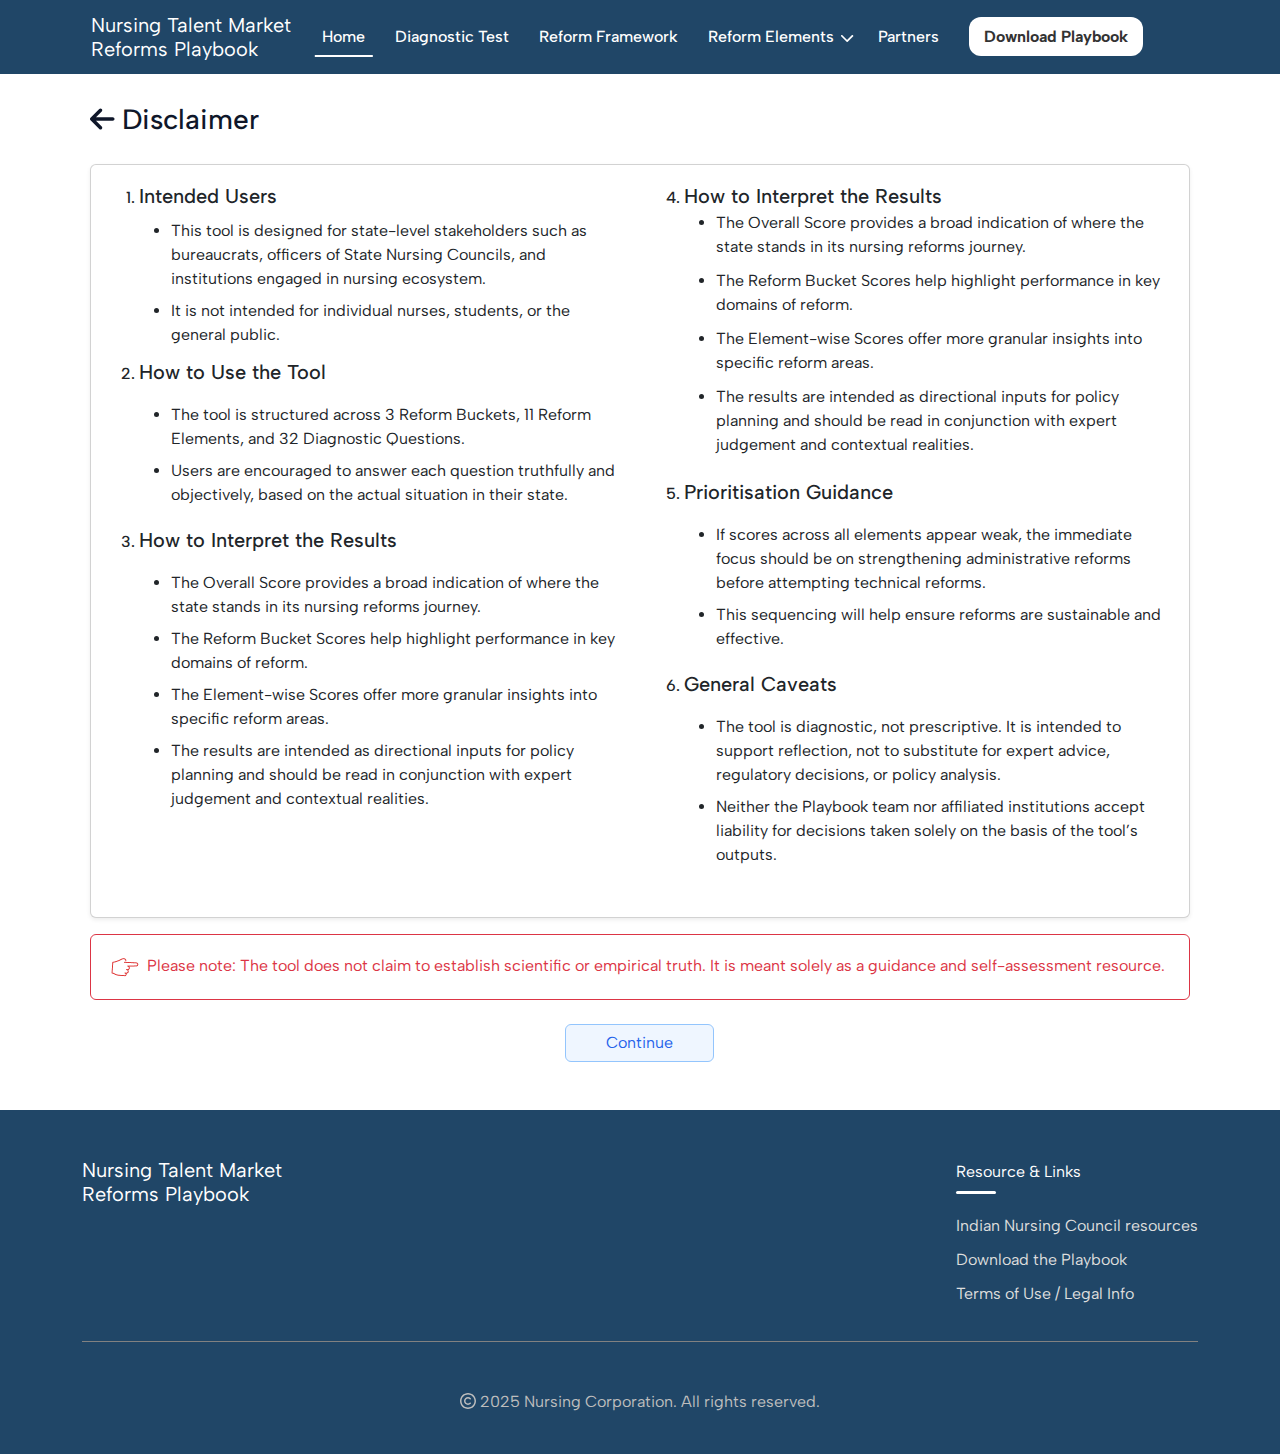
<file: AssessmentDisclaimer.html>
<!DOCTYPE html>
<html lang="en">

<head>
    <meta charset="UTF-8">
    <meta name="viewport" content="width=device-width, initial-scale=1.0">
    <link rel="icon" type="image/x-icon" href="./assets/images/favicon.ico">
    <!-- CSS  -->
    <link href="./assets/css/bootstrap.min.css" rel="stylesheet">
    <link href="./assets/css/styles_ntmr_playbook.css" rel="stylesheet">
    <link rel="stylesheet" href="assets/css/bootstrap-icons.css">
    <link rel="stylesheet" href="assets/css/all.min.css">
    <link rel="stylesheet" href="assets/css/aos.css">

    <!-- SCRIPTS  -->
    <script type="text/javascript" src="./assets/js/jquery.min.js"></script>
    <script type="text/javascript" src="./assets/js/bootstrap.bundle.min.js"></script>
    <script type="text/javascript" src="assets/js/all.min.js"></script>
    <script type="text/javascript" src="assets/js/aos.js"></script>

    <title>NTMR Playbook HOME</title>
</head>

<body>
    <a id="button"></a>
    <div class="container-fluid">
        <div class="row" style="background-color: #204667;">
            <div class="col-sm-12 p-0">
                <div class="ntmr_container">
                    <div class="row">
                        <div class="col-sm-12">
                            <nav class="navbar navbar-expand-lg navbar-dark">

                                <div class="container-fluid">
                                    <a class="navbar-brand" href="javascript:void(0)" style="line-height: 1.2;">
                                        Nursing Talent Market <br>
                                        Reforms Playbook
                                    </a>
                                    <button class="navbar-toggler border-0" type="button" data-bs-toggle="collapse"
                                        data-bs-target="#mynavbar">
                                        <!-- <span class="navbar-toggler-icon"></span> -->
                                        <img style="width: 25px;" src="./assets/images/Menu.png">
                                    </button>
                                    <div class="collapse navbar-collapse" id="mynavbar">
                                        <ul class="navbar-nav me-auto">
                                            <li class="nav-item">
                                                <a class="nav-link active" href="index.html">Home</a>
                                            </li>
                                            <li class="nav-item">
                                                <a class="nav-link" href="DiagnosticTest.html">Diagnostic Test</a>
                                            </li>
                                            <li class="nav-item">
                                                <a class="nav-link" href="ReformFramework.html">Reform Framework</a>
                                            </li>
                                            <li class="nav-item dropdown">
                                                <a class="nav-link dropdown-toggle" href="#" role="button"
                                                    data-bs-toggle="dropdown">Reform Elements
                                                    <span class="arrow"></span> </a>
                                                <ul class="dropdown-menu">
                                                    <li><a class="dropdown-item"
                                                            href=" CentralisedAdmissions.html">Centralised
                                                            Admissions</a></li>
                                                    <li><a class="dropdown-item" href="Awareness.html">Awareness</a>
                                                    </li>
                                                    <li><a class="dropdown-item" href="Examination.html">Examination</a>
                                                    </li>
                                                    <li><a class="dropdown-item"
                                                            href="Registrationrenewal.html">Registration and Renewal</a>
                                                    </li>
                                                    <li><a class="dropdown-item"
                                                            href="GrievanceRedressal.html">Grievance Redressal</a></li>
                                                    <li><a class="dropdown-item" href="InstituteRatings.html">Institute
                                                            Ratings</a></li>
                                                    <li><a class="dropdown-item"
                                                            href="InstituteMentoring.html">Institute Mentoring</a></li>
                                                    <li><a class="dropdown-item"
                                                            href="Competencycertification.html">Competency
                                                            Certification</a></li>
                                                    <li><a class="dropdown-item"
                                                            href="ContinuedNursingeducation.html">Continued Nursing
                                                            Education</a></li>
                                                    <li><a class="dropdown-item"
                                                            href="IntegratedDigitalPlatform.html">Integrated Digital
                                                            Platform</a></li>
                                                </ul>
                                            </li>
                                            <li class="nav-item">
                                                <a class="nav-link" href="Partners.html">Partners</a>
                                            </li>
                                            <li class="nav-item">
                                                <a class="nav-link" href="DownloadPlaybook.html">
                                                    <span class="plbook-dwn"> Download Playbook</span></a>
                                            </li>
                                        </ul>
                                    </div>
                                </div>
                            </nav>
                        </div>
                    </div>
                </div>
            </div>
        </div>
    </div>
    <div class="container-fluid">
        <div class="row">
            <div class="col-sm-12">
                <div class="ntmr_container">
                    <div class="row">
                        <div class="col-sm-12 py-4">
                            <a class="link" href="index.html" style="font-size: 28px;">
                                <i class="fa-solid fa-arrow-left pe-2"></i>Disclaimer
                            </a>
                        </div>
                        <div class="col-sm-12">
                            <div class="card shadow-sm mb-3">
                                <div class="card-body">
                                    <div class="row">
                                        <div class="col-xl-6 col-lg-6 col-md-6 col-sm-12">
                                            <ol class="list_unstyled abs-medium">
                                                <li><span class="abs-medium f_20">Intended Users</span>
                                                    <ul class="inn_list_unstyled abs-regular" style="list-style: disc;">
                                                        <li>This tool is designed for state-level stakeholders such as
                                                            bureaucrats,
                                                            officers of State Nursing Councils, and
                                                            institutions engaged in nursing ecosystem.
                                                        </li>
                                                        <li>It is not intended for individual nurses, students, or the
                                                            general public.
                                                        </li>
                                                    </ul>
                                                </li>
                                                <li><span class="abs-medium f_20">How to Use the Tool</span>
                                                    <ul class="inn_list_unstyled abs-regular pt-2 pb-2"
                                                        style="list-style: disc;">
                                                        <li>The tool is structured across 3 Reform Buckets, 11 Reform
                                                            Elements, and 32
                                                            Diagnostic Questions.
                                                        </li>
                                                        <li>Users are encouraged to answer each question truthfully and
                                                            objectively,
                                                            based on the actual situation in their state.
                                                        </li>
                                                    </ul>
                                                </li>
                                                <li><span class="abs-medium f_20">How to Interpret the Results</span>
                                                    <ul class="inn_list_unstyled abs-regular pt-2 pb-2"
                                                        style="list-style: disc;">
                                                        <li>The Overall Score provides a broad indication of where the
                                                            state stands in
                                                            its nursing reforms journey.
                                                        </li>
                                                        <li>The Reform Bucket Scores help highlight performance in key
                                                            domains of
                                                            reform.
                                                        </li>
                                                        <li>The Element-wise Scores offer more granular insights into
                                                            specific reform
                                                            areas.</li>
                                                        <li>The results are intended as directional inputs for policy
                                                            planning and
                                                            should be read in conjunction with expert
                                                            judgement and contextual realities.</li>
                                                    </ul>
                                                </li>
                                            </ol>
                                        </div>
                                        <div class="col-xl-6 col-lg-6 col-md-6 col-sm-12">
                                            <ol class="list_unstyled abs-medium" start="4">
                                                <li><span class="abs-medium f_20">How to Interpret the Results</span>
                                                    <ul class="abs-regular" style="list-style: disc;">
                                                        <li>The Overall Score provides a broad indication of where the
                                                            state stands in
                                                            its nursing reforms journey.
                                                        </li>
                                                        <li>The Reform Bucket Scores help highlight performance in key
                                                            domains of
                                                            reform.
                                                        </li>
                                                        <li>The Element-wise Scores offer more granular insights into
                                                            specific reform
                                                            areas.</li>
                                                        <li>The results are intended as directional inputs for policy
                                                            planning and
                                                            should be read in conjunction with expert
                                                            judgement and contextual realities.</li>
                                                    </ul>
                                                </li>
                                                <li><span class="abs-medium f_20">Prioritisation Guidance</span>
                                                    <ul class="inn_list_unstyled abs-regular pt-2 pb-2"
                                                        style="list-style: disc;">
                                                        <li>If scores across all elements appear weak, the immediate
                                                            focus should be on
                                                            strengthening administrative reforms before
                                                            attempting technical reforms.
                                                        </li>
                                                        <li>This sequencing will help ensure reforms are sustainable and
                                                            effective.
                                                        </li>
                                                    </ul>
                                                </li>
                                                <li><span class="abs-medium f_20">General Caveats</span>
                                                    <ul class="inn_list_unstyled abs-regular pt-2 pb-2"
                                                        style="list-style: disc;">
                                                        <li>The tool is diagnostic, not prescriptive. It is intended to
                                                            support
                                                            reflection, not to substitute for expert advice,
                                                            regulatory decisions, or policy analysis.
                                                        </li>
                                                        <li>Neither the Playbook team nor affiliated institutions accept
                                                            liability for
                                                            decisions taken solely on the basis of the
                                                            tool’s outputs.
                                                        </li>
                                                    </ul>
                                                </li>
                                            </ol>
                                        </div>
                                    </div>
                                </div>
                            </div>
                        </div>

                        <div class="col-sm-12 mb-4">
                            <div class="card border-danger">
                                <div class="card-body text-danger">
                                    <img src="./assets/images/hands.png" class="pe-1" alt="">
                                    Please note: The tool does not claim to establish scientific or empirical truth. It
                                    is meant solely as a guidance and
                                    self-assessment resource.
                                </div>
                            </div>
                            <center class="my-4">
                                <a href="Questionnaire.html" class="btn btn_continue">Continue</a>
                            </center>
                        </div>
                    </div>
                </div>
            </div>
        </div>
    </div>










    <!-- FOOTER  -->
    <div class="container-fluid">
        <div class="row" style="background-color: #204667;">
            <div class="col-sm-12 p-0">
                <div class="container">
                    <div class="row pt-5">
                        <div class="col-sm-12">
                            <div class="res_mob d-flex justify-content-between gap-3 align-items-baseline">
                                <div class="">
                                    <h5 class="text-white">Nursing Talent Market <br>
                                        Reforms Playbook</h5>
                                </div>
                                <div class="">
                                    <p class="bb">Resource & Links</p>
                                    <ul class="footer_ul">
                                        <li>
                                            <a href="ndianNursingCouncilresources.html">Indian Nursing Council
                                                resources</a>
                                        </li>
                                        <li>
                                            <a href="DownloadPlaybook.html">Download the Playbook</a>
                                        </li>
                                        <li>
                                            <a href="LegalInfo.html">Terms of Use / Legal Info</a>
                                        </li>
                                    </ul>
                                </div>
                            </div>
                            <center class="pt-5 pb-4">
                                <p class="" style="color: #bdbdbd;"><i class="fa-regular fa-copyright"></i> 2025
                                    Nursing
                                    Corporation. All rights
                                    reserved.</p>
                            </center>
                        </div>
                    </div>
                </div>
            </div>
        </div>
    </div>
</body>
<script type="text/javascript">
    AOS.init({
        duration: 1000
    });
    var btn = $('#button');

    $(window).scroll(function () {
        if ($(window).scrollTop() > 300) {
            btn.addClass('show');
        } else {
            btn.removeClass('show');
        }
    });

    btn.on('click', function (e) {
        e.preventDefault();
        $('html, body').animate({ scrollTop: 0 }, '300');
    });
</script>

</html>
</file>
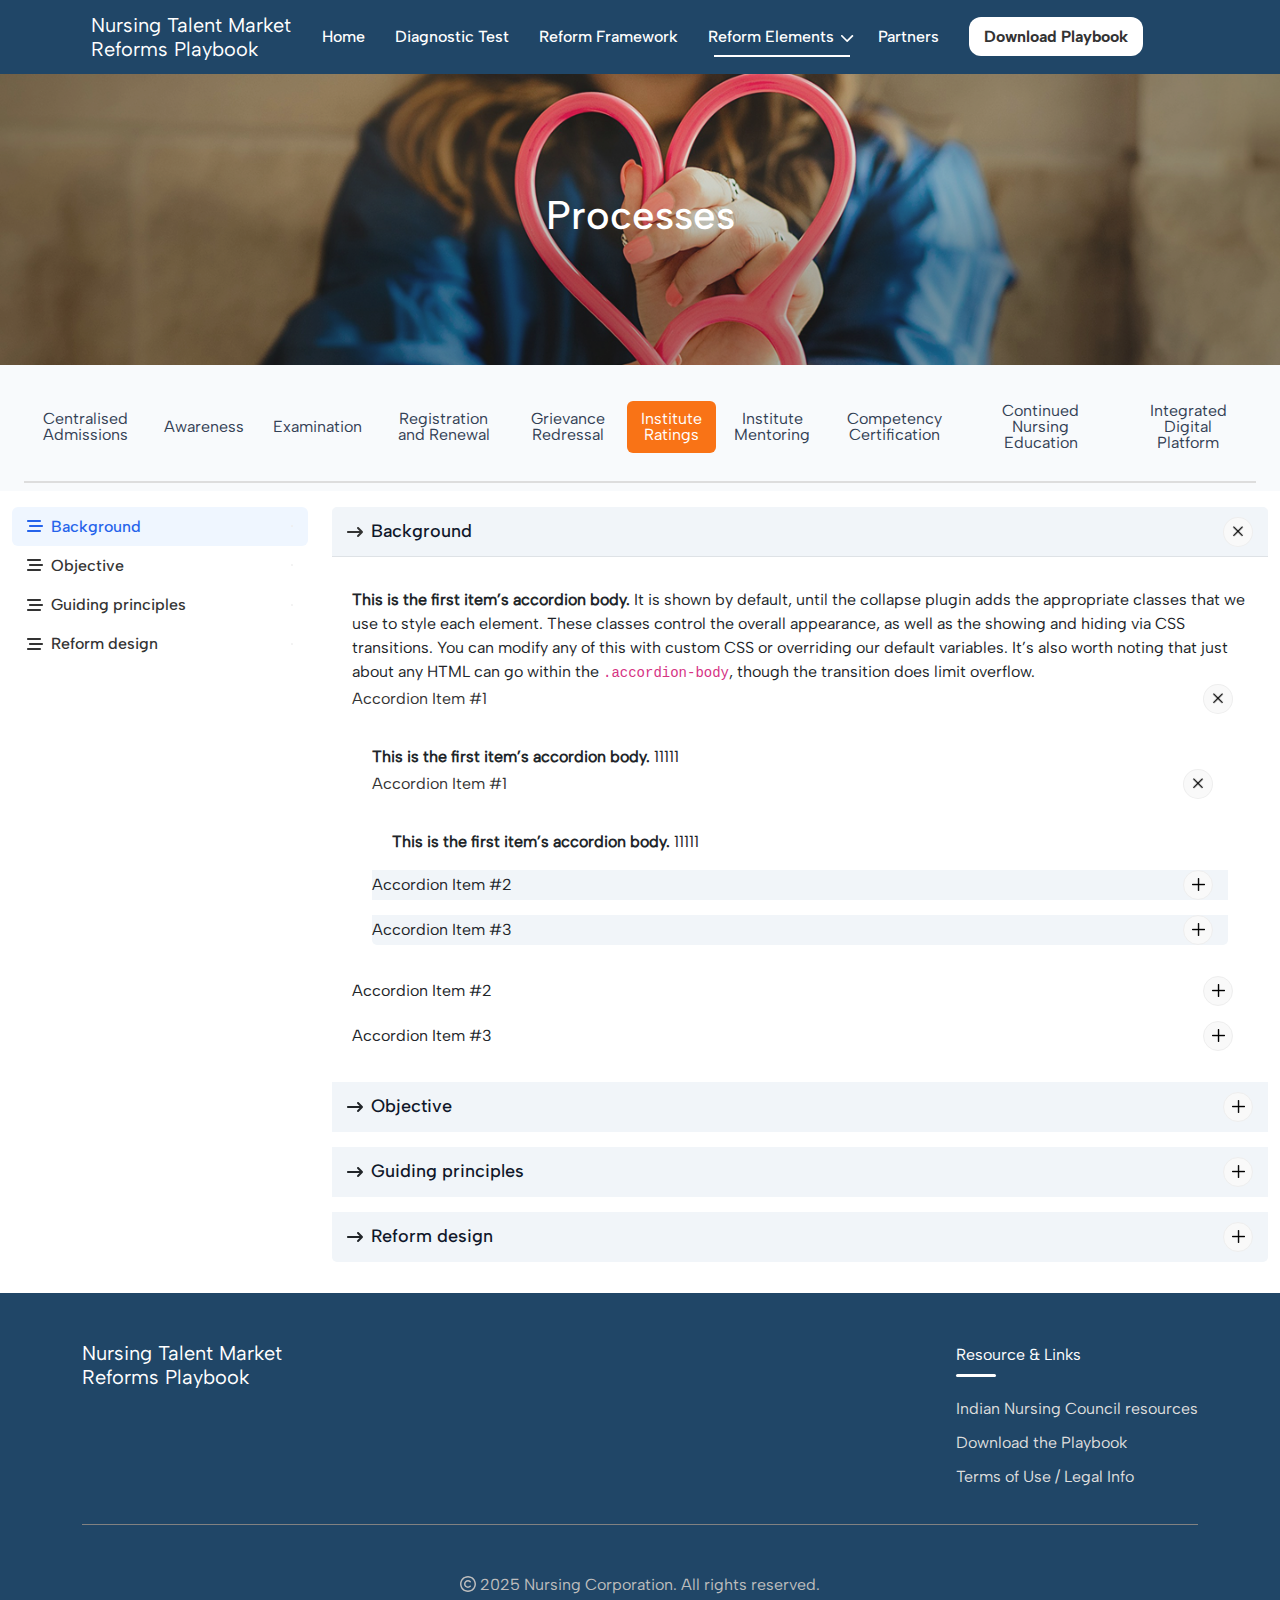
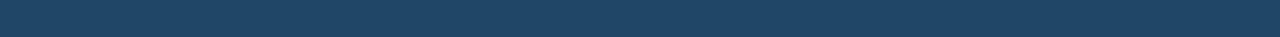
<file: InstituteRatings.html>
<!DOCTYPE html>
<html lang="en">

<head>
    <meta charset="UTF-8">
    <meta name="viewport" content="width=device-width, initial-scale=1.0">
    <!-- CSS  -->
    <link href="./assets/css/bootstrap.min.css" rel="stylesheet">
    <link href="./assets/css/styles_ntmr_playbook.css" rel="stylesheet">
    <link rel="stylesheet" href="assets/css/bootstrap-icons.css">
    <link rel="stylesheet" href="assets/css/all.min.css">
    <link rel="stylesheet" href="assets/css/aos.css">

    <!-- SCRIPTS  -->
    <script type="text/javascript" src="./assets/js/jquery.min.js"></script>
    <script type="text/javascript" src="./assets/js/bootstrap.bundle.min.js"></script>
    <script type="text/javascript" src="assets/js/all.min.js"></script>
    <script type="text/javascript" src="assets/js/aos.js"></script>

    <title>NTMR Playbook HOME</title>
    <style>
        button.nav-link {
            color: #333;
            font-family: AlbertSans-Medium;
            border-bottom: 0px solid #dee2e6 !important;
            margin-bottom: 10px !important;
        }

        button.nav-link::after {
            height: 0px !important;
        }

        .nav-pills .nav-link.active,
        .nav-pills .show>.nav-link {
            color: #2563EB;
            background-color: #EFF6FF;
            border-bottom: 1px solid #dee2e6 !important;
        }

        .accordion-button::after {
            background-image: url(./assets/images/plus-104.png) !important;
            width: 30px;
            height: 30px;
            background-color: #f9f9f9;
            border-radius: 50px;
            display: flex;
            justify-content: center;
            align-items: center;
            background-position: center;
            background-size: 45%;
            border: 1px solid #eee;
        }

        .accordion-button:not(.collapsed)::after {
            transform: rotate(-135deg) !important;
        }

        @media (max-width: 991px) {
            .tab-content>.tab-pane {
                display: block;
                opacity: 1;
            }
        }
    </style>
</head>

<body>
    <a id="button"></a>
    <div class="container-fluid">
        <div class="row" style="background-color: #204667;">
            <div class="col-sm-12 p-0">
                <div class="ntmr_container">
                    <div class="row">
                        <div class="col-sm-12">
                            <nav class="navbar navbar-expand-lg navbar-dark">

                                <div class="container-fluid">
                                    <a class="navbar-brand" href="javascript:void(0)" style="line-height: 1.2;">
                                        Nursing Talent Market <br>
                                        Reforms Playbook
                                    </a>
                                    <button class="navbar-toggler border-0" type="button" data-bs-toggle="collapse"
                                        data-bs-target="#mynavbar">
                                        <!-- <span class="navbar-toggler-icon"></span> -->
                                        <img style="width: 25px;" src="./assets/images/Menu.png">
                                    </button>
                                    <div class="collapse navbar-collapse" id="mynavbar">
                                        <ul class="navbar-nav me-auto">
                                            <li class="nav-item">
                                                <a class="nav-link " href="index.html">Home</a>
                                            </li>
                                            <li class="nav-item">
                                                <a class="nav-link" href="DiagnosticTest.html">Diagnostic Test</a>
                                            </li>
                                            <li class="nav-item">
                                                <a class="nav-link" href="ReformFramework.html">Reform Framework</a>
                                            </li>
                                            <li class="nav-item dropdown">
                                                <a class="nav-link dropdown-toggle active" href="#" role="button"
                                                    data-bs-toggle="dropdown">Reform Elements
                                                    <span class="arrow"></span> </a>
                                                <ul class="dropdown-menu">
                                                    <li><a class="dropdown-item"
                                                            href=" CentralisedAdmissions.html">Centralised
                                                            Admissions</a></li>
                                                    <li><a class="dropdown-item" href="Awareness.html">Awareness</a>
                                                    </li>
                                                    <li><a class="dropdown-item" href="Examination.html">Examination</a>
                                                    </li>
                                                    <li><a class="dropdown-item"
                                                            href="Registrationrenewal.html">Registration and Renewal</a>
                                                    </li>
                                                    <li><a class="dropdown-item"
                                                            href="GrievanceRedressal.html">Grievance Redressal</a></li>
                                                    <li><a class="dropdown-item active"
                                                            href="InstituteRatings.html">Institute
                                                            Ratings</a></li>
                                                    <li><a class="dropdown-item"
                                                            href="InstituteMentoring.html">Institute Mentoring</a></li>
                                                    <li><a class="dropdown-item"
                                                            href="Competencycertification.html">Competency
                                                            Certification</a></li>
                                                    <li><a class="dropdown-item"
                                                            href="ContinuedNursingeducation.html">Continued Nursing
                                                            Education</a></li>
                                                    <li><a class="dropdown-item"
                                                            href="IntegratedDigitalPlatform.html">Integrated Digital
                                                            Platform</a></li>
                                                </ul>
                                            </li>
                                            <li class="nav-item">
                                                <a class="nav-link" href="Partners.html">Partners</a>
                                            </li>
                                            <li class="nav-item">
                                                <a class="nav-link" href="DownloadPlaybook.html">
                                                    <span class="plbook-dwn"> Download Playbook</span></a>
                                            </li>
                                        </ul>
                                    </div>
                                </div>
                            </nav>
                        </div>
                    </div>
                </div>
            </div>
        </div>
    </div>
    <div class="container-fluid">
        <div class="row">
            <div class="col-sm-12 p-0">
                <div class="position-relative">
                    <img class="w-100 bann_img_sty pg_height" src="./assets/images/top_page_bann.png" alt="">
                    <div class="banner_content">
                        <h1 class="abs-medium text-white">Processes</h1>
                    </div>
                </div>
            </div>
        </div>
    </div>



    <div class="container-fluid">
        <div class="row">
            <div class="col-sm-12" style="background-color: #F8FAFC;">
                <nav class="navbar navbar-expand-md navbar-dark">

                    <div class="container-fluid">
                        <a class="navbar-brand tabs_name text-secondary" href="javascript:void(0)"
                            style="line-height: 1.2;">
                            Institute Ratings
                        </a>
                        <button class="navbar-toggler text-primary" type="button" data-bs-toggle="collapse"
                            data-bs-target="#mynavbar_inn">
                            <!-- <span class="navbar-toggler-icon"></span> -->
                            <img style="width: 25px;" src="./assets/images/MenuB.png">
                        </button>
                        <div class="collapse navbar-collapse" id="mynavbar_inn">
                            <ul class="inst_rating">
                                <li><a class="" href=" CentralisedAdmissions.html">Centralised Admissions</a></li>
                                <li><a class="" href="Awareness.html">Awareness</a></li>
                                <li><a class="" href="Examination.html">Examination</a></li>
                                <li><a class="" href="Registrationrenewal.html">Registration and Renewal</a></li>
                                <li><a class="" href="GrievanceRedressal.html">Grievance Redressal</a></li>
                                <li><a class="active" href="InstituteRatings.html">Institute Ratings</a></li>
                                <li><a class="" href="InstituteMentoring.html">Institute Mentoring</a></li>
                                <li><a class="" href="Competencycertification.html">Competency Certification</a></li>
                                <li><a class="" href="ContinuedNursingeducation.html">Continued Nursing Education</a>
                                </li>
                                <li><a class="" href="IntegratedDigitalPlatform.html">Integrated Digital Platform</a>
                                </li>
                            </ul>
                        </div>
                    </div>
                </nav>
            </div>
        </div>
        <div class="row py-3">
            <div class="col-xl-3 col-lg-3 col-md-12 col-sm-12" style="background-color: #ffffff;">
                <ul class="sideTab">
                    <li>
                        <h2 class="accordion-header">
                            <button class="asd accordion-button" type="button" data-bs-toggle="collapse"
                                data-bs-target="#collapseOne" aria-expanded="true" aria-controls="collapseOne">
                                <i class="fa-solid fa-bars-staggered pe-2"></i> Background
                            </button>
                        </h2>
                    </li>
                    <li>
                        <h2 class="accordion-header">
                            <button class="asd accordion-button collapsed" type="button" data-bs-toggle="collapse"
                                data-bs-target="#collapseTwo" aria-expanded="false" aria-controls="collapseTwo">
                                <i class="fa-solid fa-bars-staggered pe-2"></i> Objective
                            </button>
                        </h2>
                    </li>
                    <li>
                        <h2 class="accordion-header">
                            <button class="asd accordion-button collapsed" type="button" data-bs-toggle="collapse"
                                data-bs-target="#collapseThree" aria-expanded="false" aria-controls="collapseThree">
                                <i class="fa-solid fa-bars-staggered pe-2"></i> Guiding principles
                            </button>
                        </h2>
                    </li>
                    <li>
                        <h2 class="accordion-header">
                            <button class="asd accordion-button collapsed" type="button" data-bs-toggle="collapse"
                                data-bs-target="#collapseFour" aria-expanded="false" aria-controls="collapseFour">
                                <i class="fa-solid fa-bars-staggered pe-2"></i> Reform design
                            </button>
                        </h2>
                    </li>
                </ul>
            </div>
            <div class="col-xl-9 col-lg-9 col-md-12 col-sm-12" style="background-color: #ffffff;">
                <div class="accordion" id="accordionExample">
                    <div class="accordion-item">
                        <h2 class="accordion-header">
                            <button class="accordion-button" type="button" data-bs-toggle="collapse"
                                data-bs-target="#collapseOne" aria-expanded="true" aria-controls="collapseOne">
                                <i class="fa-solid fa-arrow-right-long pe-2"></i><span class="abs-medium"
                                    style="color: #0F172A; font-size: 18px;"> Background</span>
                            </button>
                        </h2>
                        <div id="collapseOne" class="accordion-collapse collapse show"
                            data-bs-parent="#accordionExample">
                            <div class="accordion-body">
                                <strong>This is the first item’s accordion body.</strong> It is shown by default, until
                                the collapse
                                plugin adds the appropriate classes that we use to style each element. These classes
                                control the overall
                                appearance, as well as the showing and hiding via CSS transitions. You can modify any of
                                this with
                                custom CSS or overriding our default variables. It’s also worth noting that just about
                                any HTML can go
                                within the <code>.accordion-body</code>, though the transition does limit overflow.




                                <div class="accordion" id="accordion_inn">
                                    <div class="accordion-item">
                                        <h2 class="accordion-header">
                                            <button class="accordion-button" type="button" data-bs-toggle="collapse"
                                                data-bs-target="#collapseOne_inn" aria-expanded="true"
                                                aria-controls="collapseOne_inn">
                                                Accordion Item #1
                                            </button>
                                        </h2>
                                        <div id="collapseOne_inn" class="accordion-collapse collapse show"
                                            data-bs-parent="#accordion_inn">
                                            <div class="accordion-body">
                                                <strong>This is the first item’s accordion body.</strong> 11111

                                                <!-- Thired Label Cord  -->

                                                <div class="accordion" id="accordion_inn_thired">
                                                    <div class="accordion-item">
                                                        <h2 class="accordion-header">
                                                            <button class="accordion-button" type="button"
                                                                data-bs-toggle="collapse"
                                                                data-bs-target="#collapseOne_inn_thired"
                                                                aria-expanded="true"
                                                                aria-controls="collapseOne_inn_thired">
                                                                Accordion Item #1
                                                            </button>
                                                        </h2>
                                                        <div id="collapseOne_inn_thired"
                                                            class="accordion-collapse collapse show"
                                                            data-bs-parent="#accordion_inn_thired">
                                                            <div class="accordion-body">
                                                                <strong>This is the first item’s accordion
                                                                    body.</strong> 11111
                                                            </div>
                                                        </div>
                                                    </div>
                                                    <div class="accordion-item">
                                                        <h2 class="accordion-header">
                                                            <button class="accordion-button collapsed" type="button"
                                                                data-bs-toggle="collapse"
                                                                data-bs-target="#collapseTwo_inn_thired"
                                                                aria-expanded="false"
                                                                aria-controls="collapseTwo_inn_thired">
                                                                Accordion Item #2
                                                            </button>
                                                        </h2>
                                                        <div id="collapseTwo_inn_thired"
                                                            class="accordion-collapse collapse"
                                                            data-bs-parent="#accordion_inn_thired">
                                                            <div class="accordion-body">
                                                                <strong>This is the second item’s accordion
                                                                    body.</strong> 22222
                                                            </div>
                                                        </div>
                                                    </div>
                                                    <div class="accordion-item">
                                                        <h2 class="accordion-header">
                                                            <button class="accordion-button collapsed" type="button"
                                                                data-bs-toggle="collapse"
                                                                data-bs-target="#collapseThree_inn_thired"
                                                                aria-expanded="false"
                                                                aria-controls="collapseThree_inn_thired">
                                                                Accordion Item #3
                                                            </button>
                                                        </h2>
                                                        <div id="collapseThree_inn_thired"
                                                            class="accordion-collapse collapse"
                                                            data-bs-parent="#accordion_inn_thired">
                                                            <div class="accordion-body">
                                                                <strong>This is the third item’s accordion
                                                                    body.33333</strong>
                                                            </div>
                                                        </div>
                                                    </div>
                                                </div>





                                            </div>
                                        </div>
                                    </div>
                                    <div class="accordion-item">
                                        <h2 class="accordion-header">
                                            <button class="accordion-button collapsed" type="button"
                                                data-bs-toggle="collapse" data-bs-target="#collapseTwo_inn"
                                                aria-expanded="false" aria-controls="collapseTwo_inn">
                                                Accordion Item #2
                                            </button>
                                        </h2>
                                        <div id="collapseTwo_inn" class="accordion-collapse collapse"
                                            data-bs-parent="#accordion_inn">
                                            <div class="accordion-body">
                                                <strong>This is the second item’s accordion body.</strong> 22222
                                            </div>
                                        </div>
                                    </div>
                                    <div class="accordion-item">
                                        <h2 class="accordion-header">
                                            <button class="accordion-button collapsed" type="button"
                                                data-bs-toggle="collapse" data-bs-target="#collapseThree_inn"
                                                aria-expanded="false" aria-controls="collapseThree_inn">
                                                Accordion Item #3
                                            </button>
                                        </h2>
                                        <div id="collapseThree_inn" class="accordion-collapse collapse"
                                            data-bs-parent="#accordion_inn">
                                            <div class="accordion-body">
                                                <strong>This is the third item’s accordion body.33333</strong>
                                            </div>
                                        </div>
                                    </div>
                                </div>










                            </div>
                        </div>
                    </div>
                    <div class="accordion-item">
                        <h2 class="accordion-header">
                            <button class="accordion-button collapsed" type="button" data-bs-toggle="collapse"
                                data-bs-target="#collapseTwo" aria-expanded="false" aria-controls="collapseTwo">
                                <i class="fa-solid fa-arrow-right-long pe-2"></i><span class="abs-medium"
                                    style="color: #0F172A; font-size: 18px;"> Objective</span>
                            </button>
                        </h2>
                        <div id="collapseTwo" class="accordion-collapse collapse" data-bs-parent="#accordionExample">
                            <div class="accordion-body">
                                <strong>This is the second item’s accordion body.</strong> It is hidden by default,
                                until the collapse
                                plugin adds the appropriate classes that we use to style each element. These classes
                                control the overall
                                appearance, as well as the showing and hiding via CSS transitions. You can modify any of
                                this with
                                custom CSS or overriding our default variables. It’s also worth noting that just about
                                any HTML can go
                                within the <code>.accordion-body</code>, though the transition does limit overflow.
                            </div>
                        </div>
                    </div>
                    <div class="accordion-item">
                        <h2 class="accordion-header">
                            <button class="accordion-button collapsed" type="button" data-bs-toggle="collapse"
                                data-bs-target="#collapseThree" aria-expanded="false" aria-controls="collapseThree">
                                <i class="fa-solid fa-arrow-right-long pe-2"></i><span class="abs-medium"
                                    style="color: #0F172A; font-size: 18px;"> Guiding principles</span>
                            </button>
                        </h2>
                        <div id="collapseThree" class="accordion-collapse collapse" data-bs-parent="#accordionExample">
                            <div class="accordion-body">
                                <strong>This is the third item’s accordion body.</strong> It is hidden by default, until
                                the collapse
                                plugin adds the appropriate classes that we use to style each element. These classes
                                control the overall
                                appearance, as well as the showing and hiding via CSS transitions. You can modify any of
                                this with
                                custom CSS or overriding our default variables. It’s also worth noting that just about
                                any HTML can go
                                within the <code>.accordion-body</code>, though the transition does limit overflow.
                            </div>
                        </div>
                    </div>
                    <div class="accordion-item">
                        <h2 class="accordion-header">
                            <button class="accordion-button collapsed" type="button" data-bs-toggle="collapse"
                                data-bs-target="#collapseFour" aria-expanded="false" aria-controls="collapseFour">
                                <i class="fa-solid fa-arrow-right-long pe-2"></i><span class="abs-medium"
                                    style="color: #0F172A; font-size: 18px;">Reform
                                    design</span>
                            </button>
                        </h2>
                        <div id="collapseFour" class="accordion-collapse collapse" data-bs-parent="#accordionExample">
                            <div class="accordion-body px-0">
                                <small class="p-color">There are 11 components to design a rating reform: </small>



                                <div class="accordion" id="accordion_inn">
                                    <ul style="border-left: 2px dashed #ddd;list-style: none;">
                                        <li>
                                            <div class="position-relative top_4">
                                                <div class=" position-absolute" style="left: -35px;">
                                                    <i class="bi bi-dash-lg"></i><i class="bi bi-dash-lg"
                                                        style="margin-left: -4px;"></i>
                                                </div>
                                            </div>
                                            <div class="accordion-item">
                                                <h2 class="accordion-header">
                                                    <button class="accordion-button abs-bold" type="button"
                                                        data-bs-toggle="collapse" data-bs-target="#collapseOne_inn"
                                                        aria-expanded="true" aria-controls="collapseOne_inn">
                                                        Component 1: Release the state ratings policy
                                                    </button>
                                                </h2>
                                                <div id="collapseOne_inn" class="accordion-collapse collapse show"
                                                    data-bs-parent="#accordion_inn">
                                                    <div class="accordion-body p-0">
                                                        <div class="">
                                                            <small class="p-color">A formal government notification to
                                                                be issued
                                                                covering details of the policy. Once issued, it should
                                                                also be published
                                                                on the official portal and shared with all recognised
                                                                institutes. </small>
                                                        </div>
                                                        <!-- Thired Label Cord  -->

                                                        <div class="accordion mt-2" id="accordion_inn_thired">
                                                            <div class="accordion-item border rounded-2  mb-3">
                                                                <h2 class="accordion-header">
                                                                    <button class="accordion-button mb-0 p-2"
                                                                        type="button" data-bs-toggle="collapse"
                                                                        data-bs-target="#collapseOne_inn_thired"
                                                                        aria-expanded="true"
                                                                        aria-controls="collapseOne_inn_thired">
                                                                        <span>
                                                                            <img src="./assets/images/icons.png">
                                                                            Highlights from the draft
                                                                            ratings policy </span>
                                                                    </button>
                                                                </h2>
                                                                <div id="collapseOne_inn_thired"
                                                                    class="accordion-collapse collapse show"
                                                                    data-bs-parent="#accordion_inn_thired">
                                                                    <div class="accordion-body px-2 pt-0">
                                                                        <ul class="inn_ul">
                                                                            <li>
                                                                                <p class="pos_r-13 mb-0"><b>Scope and
                                                                                        coverage:</b> Applies to
                                                                                    all
                                                                                    recognised nursing
                                                                                    and allied health institutes with at
                                                                                    least two admitted
                                                                                    batches,
                                                                                    ensuring universal comparability and
                                                                                    preventing selective
                                                                                    participation. Ratings are
                                                                                    course-specific, with an option
                                                                                    for
                                                                                    an aggregate institute score</p>
                                                                            </li>
                                                                            <li>
                                                                                <p class="pos_r-13 mb-0"><b>Validity and
                                                                                        reassessment:</b>
                                                                                    Ratings remain valid for three
                                                                                    years, after which
                                                                                    reassessment is mandatory to
                                                                                    maintain recognition and ensure
                                                                                    sustained quality</p>
                                                                            </li>
                                                                            <li>
                                                                                <p class="pos_r-13 mb-0">
                                                                                    <b>Parameters:</b>
                                                                                    Evaluates infrastructure,
                                                                                    teaching–learning processes,
                                                                                    clinical and community practice,
                                                                                    learning outcomes,
                                                                                    and faculty or student competency,
                                                                                    aligned with NNMC norms
                                                                                </p>
                                                                            </li>
                                                                            <li>
                                                                                <p class="pos_r-13 mb-0"><b>Stages:</b>
                                                                                    Includes self-assessment, desktop
                                                                                    verification, independent
                                                                                    on-ground validation, and regulatory
                                                                                    approval to
                                                                                    balance self-reporting with
                                                                                    independent checks
                                                                                </p>
                                                                            </li>
                                                                            <li>
                                                                                <p class="pos_r-13 mb-0"><b>Independent
                                                                                        verification –</b>
                                                                                    On-ground inspections by trained,
                                                                                    empanelled assessors to
                                                                                    validate compliance
                                                                                </p>
                                                                            </li>
                                                                        </ul>
                                                                    </div>
                                                                </div>
                                                            </div>
                                                            <div class="accordion-item border rounded-2  mb-3">
                                                                <h2 class="accordion-header">
                                                                    <button class="accordion-button collapsed mb-0 p-2"
                                                                        type="button" data-bs-toggle="collapse"
                                                                        data-bs-target="#collapseTwo_inn_thired"
                                                                        aria-expanded="false"
                                                                        aria-controls="collapseTwo_inn_thired">
                                                                        <span>
                                                                            <img src="./assets/images/files.png">
                                                                            Suggested Samples and
                                                                            Templates</span>
                                                                    </button>
                                                                </h2>
                                                                <div id="collapseTwo_inn_thired"
                                                                    class="accordion-collapse collapse"
                                                                    data-bs-parent="#accordion_inn_thired">
                                                                    <div class="accordion-body px-2 pt-0">
                                                                        <ul class="inn_ul">
                                                                            <li>
                                                                                <p class="pos_r-13 mb-0">
                                                                                    Sample rating policy:
                                                                                    <a href="#" target="_blank">
                                                                                        [Download here ]</a>
                                                                                </p>
                                                                            </li>
                                                                        </ul>
                                                                    </div>
                                                                </div>
                                                            </div>
                                                            <div class="accordion-item border rounded-2  mb-3">
                                                                <h2 class="accordion-header">
                                                                    <button class="accordion-button collapsed mb-0 p-2"
                                                                        type="button" data-bs-toggle="collapse"
                                                                        data-bs-target="#collapseThree_inn_thired"
                                                                        aria-expanded="false"
                                                                        aria-controls="collapseThree_inn_thired">
                                                                        <span>
                                                                            <img src="./assets/images/star.png">
                                                                            Reference documents</span>
                                                                    </button>
                                                                </h2>
                                                                <div id="collapseThree_inn_thired"
                                                                    class="accordion-collapse collapse"
                                                                    data-bs-parent="#accordion_inn_thired">
                                                                    <div class="accordion-body px-2 pt-0">
                                                                        <ul class="inn_ul">
                                                                            <li>
                                                                                <p class="pos_r-13 mb-0">
                                                                                    Policy used in Bihar:
                                                                                    <a href="#" target="_blank">
                                                                                        [Download here ]</a>
                                                                                </p>
                                                                            </li>
                                                                        </ul>
                                                                    </div>
                                                                </div>
                                                            </div>
                                                        </div>
                                                    </div>
                                                </div>
                                            </div>
                                        </li>
                                        <li>
                                            <div class="position-relative">
                                                <div class=" position-absolute" style="left: -35px;">
                                                    <i class="bi bi-dash-lg"></i><i class="bi bi-dash-lg"
                                                        style="margin-left: -4px;"></i>
                                                </div>
                                            </div>
                                            <div class="accordion-item">
                                                <h2 class="accordion-header">
                                                    <button class="accordion-button collapsed" type="button"
                                                        data-bs-toggle="collapse" data-bs-target="#collapseTwo_inn"
                                                        aria-expanded="false" aria-controls="collapseTwo_inn">
                                                        <p class="fw-bold"> Component 2: Finalise ratings
                                                            parameters and assessment tools</p>

                                                    </button>
                                                </h2>
                                                <div id="collapseTwo_inn" class="accordion-collapse collapse"
                                                    data-bs-parent="#accordion_inn">
                                                    <div class="accordion-body pt-0">
                                                        <strong>This is the second item’s accordion body.</strong> 22222
                                                    </div>
                                                </div>
                                            </div>
                                        </li>
                                        <li>
                                            <div class="position-relative">
                                                <div class=" position-absolute" style="left: -35px;">
                                                    <i class="bi bi-dash-lg"></i><i class="bi bi-dash-lg"
                                                        style="margin-left: -4px;"></i>
                                                </div>
                                            </div>
                                            <div class="accordion-item">
                                                <h2 class="accordion-header">
                                                    <button class="accordion-button collapsed" type="button"
                                                        data-bs-toggle="collapse" data-bs-target="#collapseThree_inn"
                                                        aria-expanded="false" aria-controls="collapseThree_inn">
                                                        <p class="fw-bold"> Component 3: Geotag all institutes</p>
                                                    </button>
                                                </h2>
                                                <div id="collapseThree_inn" class="accordion-collapse collapse"
                                                    data-bs-parent="#accordion_inn">
                                                    <div class="accordion-body px-2 pt-0">
                                                        <small class="p-color">Use a state-approved geotagging
                                                            application to
                                                            capture latitude and longitude, linked to institute
                                                            identifiers.
                                                            This
                                                            ensures officials can verify locations, plan inspections
                                                            efficiently, and maintain a publicly accessible, accurate
                                                            database.</small>

                                                        <!-- Thired Label accordian  START -->

                                                        <div class="accordion mt-2" id="accordion_inn_components_3">
                                                            <div class="accordion-item border rounded-2  mb-3">
                                                                <h2 class="accordion-header">
                                                                    <button class="accordion-button mb-0 p-2"
                                                                        type="button" data-bs-toggle="collapse"
                                                                        data-bs-target="#collapseOne_inn_components_3_1"
                                                                        aria-expanded="true"
                                                                        aria-controls="collapseOne_inn_components_3_1">
                                                                        <span>
                                                                            <img src="./assets/images/files.png">
                                                                            Suggested Samples
                                                                            and Templates</span>
                                                                    </button>
                                                                </h2>
                                                                <div id="collapseOne_inn_components_3_1"
                                                                    class="accordion-collapse collapse show"
                                                                    data-bs-parent="#accordion_inn_components_3">
                                                                    <div class="accordion-body px-2 pt-0">
                                                                        <ul class="inn_ul">
                                                                            <li>
                                                                                <p class="pos_r-13 mb-0">
                                                                                    Sample SOP for geotagging:
                                                                                    <a href="#" target="_blank">
                                                                                        [Download here
                                                                                        ]</a>
                                                                                </p>
                                                                            </li>
                                                                        </ul>
                                                                    </div>
                                                                </div>
                                                            </div>
                                                            <div class="accordion-item border rounded-2  mb-3">
                                                                <h2 class="accordion-header">
                                                                    <button class="accordion-button collapsed mb-0 p-2"
                                                                        type="button" data-bs-toggle="collapse"
                                                                        data-bs-target="#collapseOne_inn_components_3_2"
                                                                        aria-expanded="false"
                                                                        aria-controls="collapseOne_inn_components_3_2">
                                                                        <span>
                                                                            <img src="./assets/images/star.png">
                                                                            Reference
                                                                            documents</span>
                                                                    </button>
                                                                </h2>
                                                                <div id="collapseOne_inn_components_3_2"
                                                                    class="accordion-collapse collapse"
                                                                    data-bs-parent="#accordion_inn_components_3">
                                                                    <div class="accordion-body px-2 pt-0">
                                                                        <ul class="inn_ul">
                                                                            <li>
                                                                                <p class="pos_r-13 mb-0">
                                                                                    Sample rating policy:
                                                                                    <a href="#" target="_blank">
                                                                                        [Download here ]</a>
                                                                                </p>
                                                                            </li>
                                                                        </ul>
                                                                    </div>
                                                                </div>
                                                            </div>

                                                        </div>
                                                        <!-- Thired Label accordian  END -->

                                                    </div>
                                                </div>
                                            </div>
                                        </li>
                                        <li>
                                            <div class="position-relative">
                                                <div class=" position-absolute" style="left: -35px;">
                                                    <i class="bi bi-dash-lg"></i><i class="bi bi-dash-lg"
                                                        style="margin-left: -4px;"></i>
                                                </div>
                                            </div>
                                            <div class="accordion-item">
                                                <h2 class="accordion-header">
                                                    <button class="accordion-button collapsed" type="button"
                                                        data-bs-toggle="collapse" data-bs-target="#collapseFour_inn"
                                                        aria-expanded="false" aria-controls="collapseFour_inn">
                                                        <p class="fw-bold"> Component 4: Share documents with institutes
                                                            for
                                                            self assessment</p>
                                                    </button>
                                                </h2>
                                                <div id="collapseFour_inn" class="accordion-collapse collapse"
                                                    data-bs-parent="#accordion_inn">
                                                    <div class="accordion-body px-2 pt-0">
                                                        <small class="p-color">Distribute structured self-assessment
                                                            formats for
                                                            nursing and paramedical courses that capture data on
                                                            infrastructure,
                                                            faculty, teaching–learning processes, and learning and
                                                            placement
                                                            outcomes. Institutes also submit evidence to support
                                                            their self-assessment. A self assessment training is also
                                                            conducted
                                                            for the institutes.</small>

                                                        <!-- Thired Label accordian  START -->

                                                        <div class="accordion mt-2" id="accordion_inn_components_4">
                                                            <div class="accordion-item border rounded-2  mb-3">
                                                                <h2 class="accordion-header">
                                                                    <button class="accordion-button mb-0 p-2"
                                                                        type="button" data-bs-toggle="collapse"
                                                                        data-bs-target="#collapseOne_inn_components_4_1"
                                                                        aria-expanded="true"
                                                                        aria-controls="collapseOne_inn_components_4_1">
                                                                        <span>
                                                                            <img src="./assets/images/files.png">
                                                                            Suggested Samples
                                                                            and Templates</span>
                                                                    </button>
                                                                </h2>
                                                                <div id="collapseOne_inn_components_4_1"
                                                                    class="accordion-collapse collapse show"
                                                                    data-bs-parent="#accordion_inn_components_4">
                                                                    <div class="accordion-body px-2 pt-0">
                                                                        Coming soon...
                                                                    </div>
                                                                </div>
                                                            </div>
                                                            <div class="accordion-item border rounded-2  mb-3">
                                                                <h2 class="accordion-header">
                                                                    <button class="accordion-button collapsed mb-0 p-2"
                                                                        type="button" data-bs-toggle="collapse"
                                                                        data-bs-target="#collapseOne_inn_components_4_2"
                                                                        aria-expanded="false"
                                                                        aria-controls="collapseOne_inn_components_4_2">
                                                                        <span>
                                                                            <img src="./assets/images/star.png">
                                                                            Reference
                                                                            documents</span>
                                                                    </button>
                                                                </h2>
                                                                <div id="collapseOne_inn_components_4_2"
                                                                    class="accordion-collapse collapse"
                                                                    data-bs-parent="#accordion_inn_components_4">
                                                                    <div class="accordion-body px-2 pt-0">
                                                                        Coming soon...
                                                                    </div>
                                                                </div>
                                                            </div>
                                                        </div>
                                                        <!-- Thired Label accordian  END -->
                                                    </div>
                                                </div>
                                            </div>
                                        </li>
                                        <li>
                                            <div class="position-relative">
                                                <div class=" position-absolute" style="left: -35px;">
                                                    <i class="bi bi-dash-lg"></i><i class="bi bi-dash-lg"
                                                        style="margin-left: -4px;"></i>
                                                </div>
                                            </div>
                                            <div class="accordion-item">
                                                <h2 class="accordion-header">
                                                    <button class="accordion-button collapsed" type="button"
                                                        data-bs-toggle="collapse" data-bs-target="#collapseFive_inn"
                                                        aria-expanded="false" aria-controls="collapseFive_inn">
                                                        <p class="fw-bold"> Component 5: Desk assessment of institutes 
                                                        </p>
                                                    </button>
                                                </h2>
                                                <div id="collapseFive_inn" class="accordion-collapse collapse"
                                                    data-bs-parent="#accordion_inn">
                                                    <div class="accordion-body px-2 pt-0">
                                                        <small class="p-color">Distribute structured self-assessment
                                                            formats for
                                                            nursing and paramedical courses that capture data on
                                                            infrastructure,
                                                            faculty, teaching–learning processes, and learning and
                                                            placement
                                                            outcomes. Institutes also submit evidence to support
                                                            their self-assessment. A self assessment training is also
                                                            conducted
                                                            for the institutes.</small>

                                                        <!-- Thired Label accordian  START -->

                                                        <div class="accordion mt-2" id="accordion_inn_components_5">
                                                            <div class="accordion-item border rounded-2  mb-3">
                                                                <h2 class="accordion-header">
                                                                    <button class="accordion-button mb-0 p-2"
                                                                        type="button" data-bs-toggle="collapse"
                                                                        data-bs-target="#collapseOne_inn_components_5_1"
                                                                        aria-expanded="true"
                                                                        aria-controls="collapseOne_inn_components_5_1">
                                                                        <span>
                                                                            <img src="./assets/images/files.png">
                                                                            Suggested Samples and Templates</span>
                                                                    </button>
                                                                </h2>
                                                                <div id="collapseOne_inn_components_5_1"
                                                                    class="accordion-collapse collapse show"
                                                                    data-bs-parent="#accordion_inn_components_5">
                                                                    <div class="accordion-body px-2 pt-0">
                                                                        Coming soon...
                                                                    </div>
                                                                </div>
                                                            </div>
                                                        </div>
                                                        <!-- Thired Label accordian  END -->
                                                    </div>
                                                </div>
                                            </div>
                                        </li>
                                        <li>
                                            <div class="position-relative">
                                                <div class=" position-absolute" style="left: -35px;">
                                                    <i class="bi bi-dash-lg"></i><i class="bi bi-dash-lg"
                                                        style="margin-left: -4px;"></i>
                                                </div>
                                            </div>
                                            <div class="accordion-item">
                                                <h2 class="accordion-header">
                                                    <button class="accordion-button collapsed" type="button"
                                                        data-bs-toggle="collapse" data-bs-target="#collapseSix_inn"
                                                        aria-expanded="false" aria-controls="collapseSix_inn">
                                                        <p class="fw-bold"> Component 6: Independent field assessments
                                                            of institutes </p>
                                                    </button>
                                                </h2>
                                                <div id="collapseSix_inn" class="accordion-collapse collapse"
                                                    data-bs-parent="#accordion_inn">
                                                    <div class="accordion-body px-2 pt-0">
                                                        <small class="p-color">Appoint third-party agencies with trained
                                                            assessors to conduct field assessment of institutes using a
                                                            uniform checklist.</small>

                                                        <!-- Thired Label accordian  START -->

                                                        <div class="accordion mt-2" id="accordion_inn_components_6">
                                                            <div class="accordion-item border rounded-2  mb-3">
                                                                <h2 class="accordion-header">
                                                                    <button class="accordion-button mb-0 p-2"
                                                                        type="button" data-bs-toggle="collapse"
                                                                        data-bs-target="#collapseOne_inn_components_6_1"
                                                                        aria-expanded="true"
                                                                        aria-controls="collapseOne_inn_components_6_1">
                                                                        <span>
                                                                            <img src="./assets/images/icons.png"> When
                                                                            having multiple agencies for field
                                                                            assessment, ensure the following: </span>
                                                                    </button>
                                                                </h2>
                                                                <div id="collapseOne_inn_components_6_1"
                                                                    class="accordion-collapse collapse show"
                                                                    data-bs-parent="#accordion_inn_components_6">
                                                                    <div class="accordion-body px-2 pt-0">
                                                                        coming soon...
                                                                    </div>
                                                                </div>
                                                            </div>
                                                            <div class="accordion-item border rounded-2  mb-3">
                                                                <h2 class="accordion-header">
                                                                    <button class="accordion-button collapsed mb-0 p-2"
                                                                        type="button" data-bs-toggle="collapse"
                                                                        data-bs-target="#collapseOne_inn_components_6_2"
                                                                        aria-expanded="false"
                                                                        aria-controls="collapseOne_inn_components_6_2">
                                                                        <span>
                                                                            <img src="./assets/images/icons.png">
                                                                            Additional steps that may be taken to ensure
                                                                            quality field assessment
                                                                        </span>
                                                                    </button>
                                                                </h2>
                                                                <div id="collapseOne_inn_components_6_2"
                                                                    class="accordion-collapse collapse"
                                                                    data-bs-parent="#accordion_inn_components_6">
                                                                    <div class="accordion-body px-2 pt-0">
                                                                        coming soon...
                                                                    </div>
                                                                </div>
                                                            </div>
                                                            <div class="accordion-item border rounded-2  mb-3">
                                                                <h2 class="accordion-header">
                                                                    <button class="accordion-button collapsed mb-0 p-2"
                                                                        type="button" data-bs-toggle="collapse"
                                                                        data-bs-target="#collapseOne_inn_components_6_3"
                                                                        aria-expanded="false"
                                                                        aria-controls="collapseOne_inn_components_6_3">
                                                                        <span>
                                                                            <img src="./assets/images/files.png">
                                                                            Suggested Samples and Templates</span>
                                                                </h2>
                                                                <div id="collapseOne_inn_components_6_3"
                                                                    class="accordion-collapse collapse"
                                                                    data-bs-parent="#accordion_inn_components_6">
                                                                    <div class="accordion-body px-2 pt-0">
                                                                        <ul class="inn_ul">
                                                                            <li>
                                                                                <p class="pos_r-13 mb-0">
                                                                                    Policy used in Bihar:
                                                                                    <a href="#" target="_blank">
                                                                                        [Download here ]</a>
                                                                                </p>
                                                                            </li>
                                                                        </ul>
                                                                    </div>
                                                                </div>
                                                            </div>
                                                            <div class="accordion-item border rounded-2  mb-3">
                                                                <h2 class="accordion-header">
                                                                    <button class="accordion-button collapsed mb-0 p-2"
                                                                        type="button" data-bs-toggle="collapse"
                                                                        data-bs-target="#collapseOne_inn_components_6_4"
                                                                        aria-expanded="false"
                                                                        aria-controls="collapseOne_inn_components_6_4">
                                                                        <span>
                                                                            <img src="./assets/images/star.png">
                                                                            Reference documents</span>
                                                                    </button>
                                                                </h2>
                                                                <div id="collapseOne_inn_components_6_4"
                                                                    class="accordion-collapse collapse"
                                                                    data-bs-parent="#accordion_inn_components_6">
                                                                    <div class="accordion-body px-2 pt-0">
                                                                        Coming soon...
                                                                    </div>
                                                                </div>
                                                            </div>
                                                        </div>
                                                        <!-- Thired Label accordian  END -->

                                                    </div>
                                                </div>
                                            </div>
                                        </li>
                                        <li>
                                            <div class="position-relative">
                                                <div class=" position-absolute" style="left: -35px;">
                                                    <i class="bi bi-dash-lg"></i><i class="bi bi-dash-lg"
                                                        style="margin-left: -4px;"></i>
                                                </div>
                                            </div>
                                            <div class="accordion-item">
                                                <h2 class="accordion-header">
                                                    <button class="accordion-button collapsed" type="button"
                                                        data-bs-toggle="collapse" data-bs-target="#collapseSeven_inn"
                                                        aria-expanded="false" aria-controls="collapseSeven_inn">
                                                        Accordion Item #7
                                                    </button>
                                                </h2>
                                                <div id="collapseSeven_inn" class="accordion-collapse collapse"
                                                    data-bs-parent="#accordion_inn">
                                                    <div class="accordion-body">
                                                        <strong>This is the third item’s accordion body.33333</strong>
                                                    </div>
                                                </div>
                                            </div>
                                        </li>
                                        <li>
                                            <div class="position-relative">
                                                <div class=" position-absolute" style="left: -35px;">
                                                    <i class="bi bi-dash-lg"></i><i class="bi bi-dash-lg"
                                                        style="margin-left: -4px;"></i>
                                                </div>
                                            </div>
                                            <div class="accordion-item">
                                                <h2 class="accordion-header">
                                                    <button class="accordion-button collapsed" type="button"
                                                        data-bs-toggle="collapse" data-bs-target="#collapseEight_inn"
                                                        aria-expanded="false" aria-controls="collapseEight_inn">
                                                        Accordion Item #8
                                                    </button>
                                                </h2>
                                                <div id="collapseEight_inn" class="accordion-collapse collapse"
                                                    data-bs-parent="#accordion_inn">
                                                    <div class="accordion-body">
                                                        <strong>This is the third item’s accordion body.33333</strong>
                                                    </div>
                                                </div>
                                            </div>
                                        </li>
                                        <li>
                                            <div class="position-relative">
                                                <div class=" position-absolute" style="left: -35px;">
                                                    <i class="bi bi-dash-lg"></i><i class="bi bi-dash-lg"
                                                        style="margin-left: -4px;"></i>
                                                </div>
                                            </div>
                                            <div class="accordion-item">
                                                <h2 class="accordion-header">
                                                    <button class="accordion-button collapsed" type="button"
                                                        data-bs-toggle="collapse" data-bs-target="#collapsenine_inn"
                                                        aria-expanded="false" aria-controls="collapsenine_inn">
                                                        Accordion Item #9
                                                    </button>
                                                </h2>
                                                <div id="collapsenine_inn" class="accordion-collapse collapse"
                                                    data-bs-parent="#accordion_inn">
                                                    <div class="accordion-body">
                                                        <strong>This is the third item’s accordion body.33333</strong>
                                                    </div>
                                                </div>
                                            </div>
                                        </li>
                                        <li>
                                            <div class="position-relative">
                                                <div class=" position-absolute" style="left: -35px;">
                                                    <i class="bi bi-dash-lg"></i><i class="bi bi-dash-lg"
                                                        style="margin-left: -4px;"></i>
                                                </div>
                                            </div>
                                            <div class="accordion-item">
                                                <h2 class="accordion-header">
                                                    <button class="accordion-button collapsed" type="button"
                                                        data-bs-toggle="collapse" data-bs-target="#collapseten_inn"
                                                        aria-expanded="false" aria-controls="collapseten_inn">
                                                        Accordion Item #10
                                                    </button>
                                                </h2>
                                                <div id="collapseten_inn" class="accordion-collapse collapse"
                                                    data-bs-parent="#accordion_inn">
                                                    <div class="accordion-body">
                                                        <strong>This is the third item’s accordion body.33333</strong>
                                                    </div>
                                                </div>
                                            </div>
                                        </li>
                                        <li>
                                            <div class="position-relative">
                                                <div class=" position-absolute" style="left: -35px;">
                                                    <i class="bi bi-dash-lg"></i><i class="bi bi-dash-lg"
                                                        style="margin-left: -4px;"></i>
                                                </div>
                                            </div>
                                            <div class="accordion-item">
                                                <h2 class="accordion-header">
                                                    <button class="accordion-button collapsed" type="button"
                                                        data-bs-toggle="collapse" data-bs-target="#collapseeleven_inn"
                                                        aria-expanded="false" aria-controls="collapseeleven_inn">
                                                        Accordion Item #11
                                                    </button>
                                                </h2>
                                                <div id="collapseeleven_inn" class="accordion-collapse collapse"
                                                    data-bs-parent="#accordion_inn">
                                                    <div class="accordion-body">
                                                        <strong>This is the third item’s accordion body.33333</strong>
                                                    </div>
                                                </div>
                                            </div>
                                        </li>
                                    </ul>
                                </div>





                            </div>
                        </div>
                    </div>
                </div>
            </div>
            <!-- ==========================================================================  -->
        </div>
    </div>

    <!-- FOOTER  -->
    <div class="container-fluid">
        <div class="row" style="background-color: #204667;">
            <div class="col-sm-12 p-0">
                <div class="container">
                    <div class="row pt-5">
                        <div class="col-sm-12">
                            <div class="res_mob d-flex justify-content-between gap-3 align-items-baseline">
                                <div class="">
                                    <h5 class="text-white">Nursing Talent Market <br>
                                        Reforms Playbook</h5>
                                </div>
                                <div class="">
                                    <p class="bb">Resource & Links</p>
                                    <ul class="footer_ul">
                                        <li>
                                            <a href="ndianNursingCouncilresources.html">Indian Nursing Council
                                                resources</a>
                                        </li>
                                        <li>
                                            <a href="DownloadPlaybook.html">Download the Playbook</a>
                                        </li>
                                        <li>
                                            <a href="LegalInfo.html">Terms of Use / Legal Info</a>
                                        </li>
                                    </ul>
                                </div>
                            </div>
                            <center class="pt-5 pb-4">
                                <p class="" style="color: #bdbdbd;"><i class="fa-regular fa-copyright"></i> 2025
                                    Nursing
                                    Corporation. All rights
                                    reserved.</p>
                            </center>
                        </div>
                    </div>
                </div>
            </div>
        </div>
    </div>
</body>
<script type="text/javascript">
    AOS.init({
        duration: 1000
    });
    var btn = $('#button');

    $(window).scroll(function () {
        if ($(window).scrollTop() > 300) {
            btn.addClass('show');
        } else {
            btn.removeClass('show');
        }
    });

    btn.on('click', function (e) {
        e.preventDefault();
        $('html, body').animate({ scrollTop: 0 }, '300');
    });
</script>

</html>
</file>
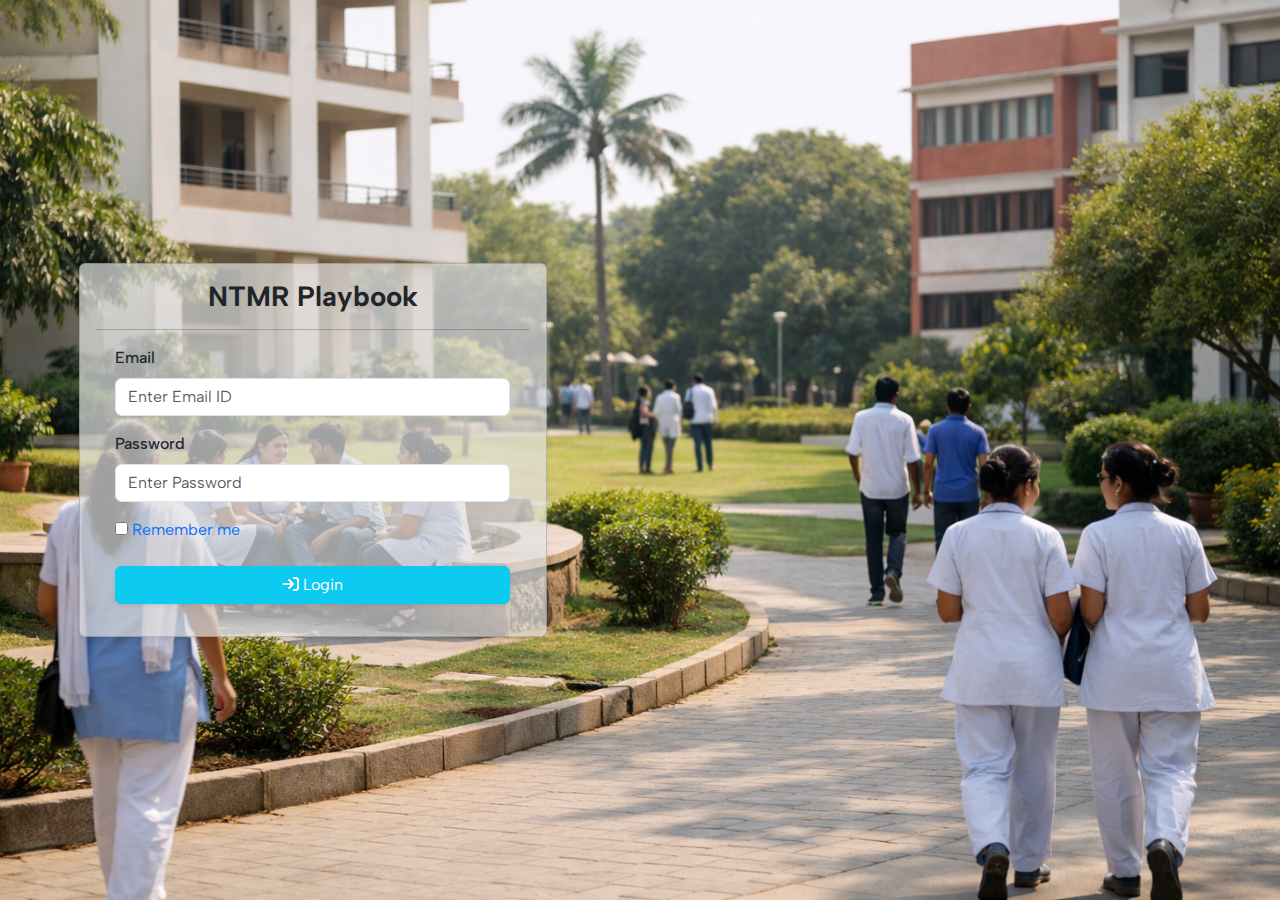
<file: login.html>
<!DOCTYPE html>
<html lang="en">

<head>
    <meta charset="UTF-8">
    <meta name="viewport" content="width=device-width, initial-scale=1.0">
    <!-- CSS  -->
    <link href="./assets/css/bootstrap.min.css" rel="stylesheet">
    <link href="./assets/css/styles_ntmr_playbook.css" rel="stylesheet">
    <link rel="stylesheet" href="assets/css/bootstrap-icons.css">
    <link rel="stylesheet" href="assets/css/all.min.css">
    <link rel="stylesheet" href="assets/css/aos.css">

    <!-- SCRIPTS  -->
    <script type="text/javascript" src="./assets/js/jquery.min.js"></script>
    <script type="text/javascript" src="./assets/js/bootstrap.bundle.min.js"></script>
    <script type="text/javascript" src="assets/js/all.min.js"></script>
    <script type="text/javascript" src="assets/js/aos.js"></script>

    <title>NTMR Playbook HOME</title>
</head>

<body>
    <a id="button"></a>
    <div class="container-fluid">

        <div class="row log_bg">
            <div class="ntmr_container">
                <div class="col-xl-5 col-lg-5 co-md-6 col-sm-12">
                    <div class="card shadow-sm" style="background-color: rgb(227 227 227 / 70%);">
                        <div class="card-body">
                            <center>
                                <h3 class="abs-bold ">
                                    NTMR Playbook
                                </h3>
                                <hr>
                            </center>
                            <div class="row">
                                <div class="col-sm-11 m-auto mb-3">
                                    <label for="" class="form-label abs-medium">Email</label>
                                    <input type="text" class="form-control" name="email" placeholder="Enter Email ID">
                                </div>
                                <div class="col-sm-11 m-auto mb-3">
                                    <label for="" class="form-label abs-medium">Password</label>
                                    <input type="password" class="form-control" name="pwd" placeholder="Enter Password">
                                </div>
                                <div class="col-sm-11 m-auto mb-3">
                                    <label for="remm" class="form-label text-primary">
                                        <input type="checkbox" id="remm"> Remember
                                        me</label>
                                </div>
                                <div class="col-sm-11 m-auto mb-3">
                                    <button type="button" class="btn btn-info w-100 text-white shadow-sm">
                                        <i class="fa-solid fa-arrow-right-to-bracket"></i> Login</button>
                                </div>
                            </div>
                        </div>
                    </div>

                </div>
            </div>

        </div>
    </div>
</body>
<script type="text/javascript">
    AOS.init({
        duration: 1000
    });
    var btn = $('#button');

    $(window).scroll(function () {
        if ($(window).scrollTop() > 300) {
            btn.addClass('show');
        } else {
            btn.removeClass('show');
        }
    });

    btn.on('click', function (e) {
        e.preventDefault();
        $('html, body').animate({ scrollTop: 0 }, '300');
    });
</script>

</html>
</file>
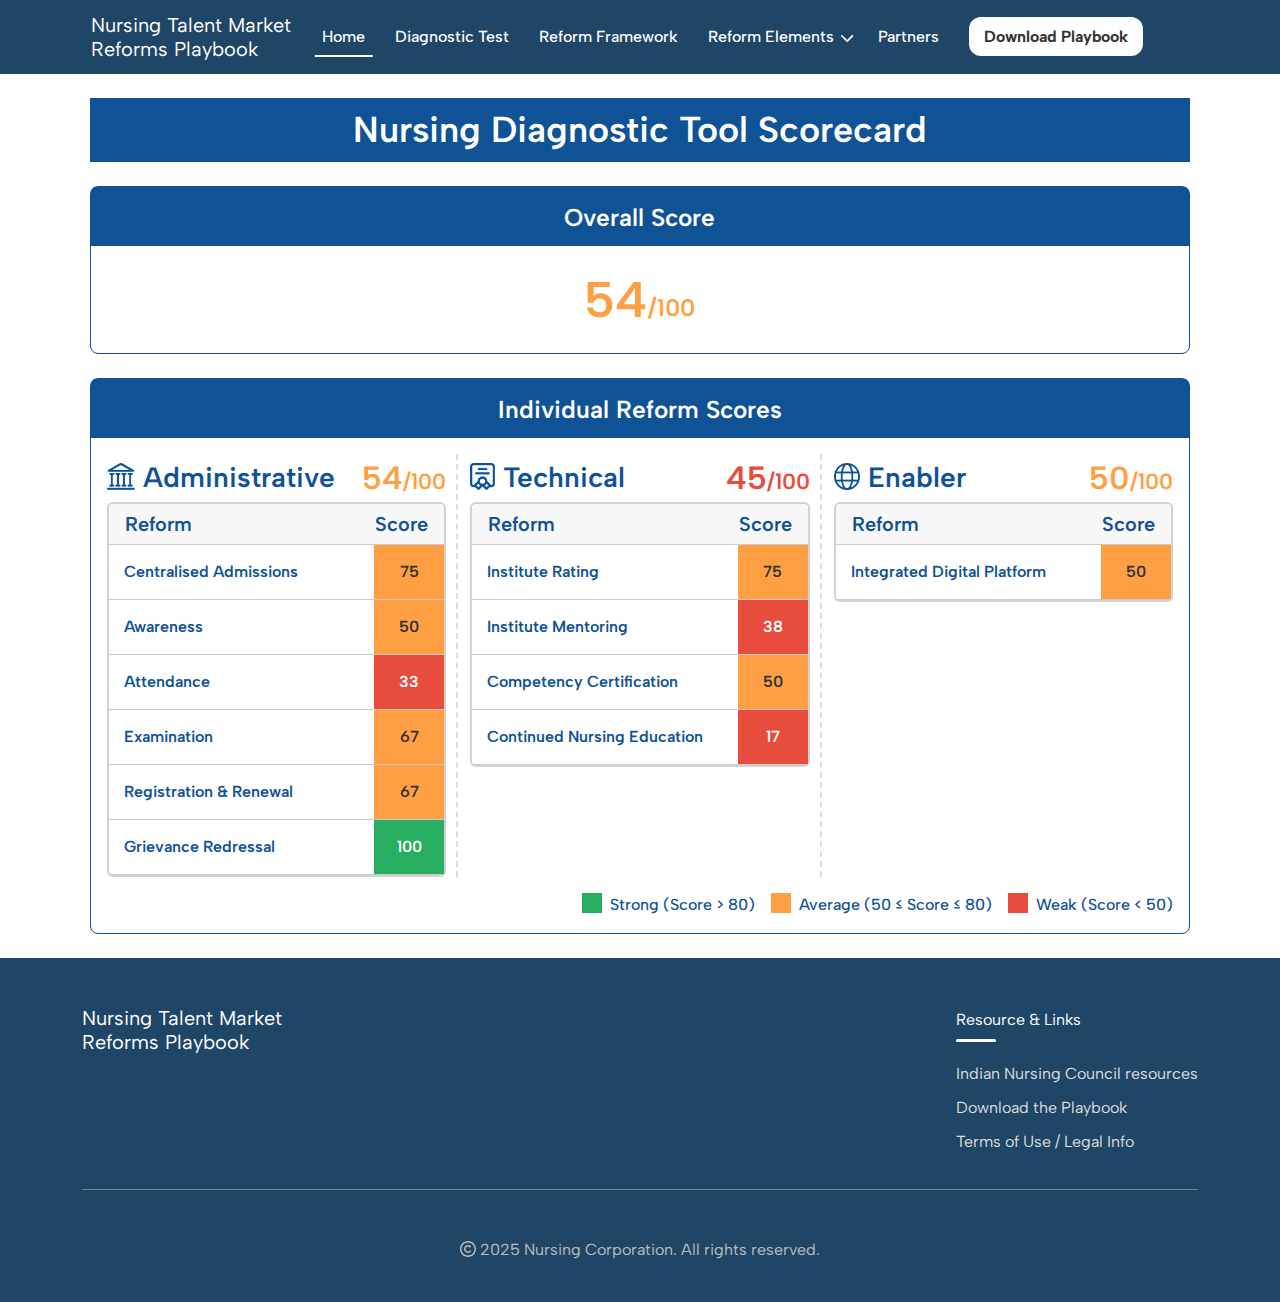
<file: NursingDiagnosticToolScorecard.html>
<!DOCTYPE html>
<html lang="en">

<head>
    <meta charset="UTF-8">
    <meta name="viewport" content="width=device-width, initial-scale=1.0">
    <link rel="icon" type="image/x-icon" href="./assets/images/favicon.ico">
    <!-- CSS  -->
    <link href="./assets/css/bootstrap.min.css" rel="stylesheet">
    <link href="./assets/css/styles_ntmr_playbook.css" rel="stylesheet">
    <link rel="stylesheet" href="assets/css/bootstrap-icons.css">
    <link rel="stylesheet" href="assets/css/all.min.css">
    <link rel="stylesheet" href="assets/css/aos.css">

    <!-- SCRIPTS  -->
    <script type="text/javascript" src="./assets/js/jquery.min.js"></script>
    <script type="text/javascript" src="./assets/js/bootstrap.bundle.min.js"></script>
    <script type="text/javascript" src="assets/js/all.min.js"></script>
    <script type="text/javascript" src="assets/js/aos.js"></script>

    <title>NTMR Playbook HOME</title>
</head>

<body>
    <a id="button"></a>
    <div class="container-fluid">
        <div class="row" style="background-color: #204667;">
            <div class="col-sm-12 p-0">
                <div class="ntmr_container">
                    <div class="row">
                        <div class="col-sm-12">
                            <nav class="navbar navbar-expand-lg navbar-dark">

                                <div class="container-fluid">
                                    <a class="navbar-brand" href="javascript:void(0)" style="line-height: 1.2;">
                                        Nursing Talent Market <br>
                                        Reforms Playbook
                                    </a>
                                    <button class="navbar-toggler border-0" type="button" data-bs-toggle="collapse"
                                        data-bs-target="#mynavbar">
                                        <!-- <span class="navbar-toggler-icon"></span> -->
                                        <img style="width: 25px;" src="./assets/images/Menu.png">
                                    </button>
                                    <div class="collapse navbar-collapse" id="mynavbar">
                                        <ul class="navbar-nav me-auto">
                                            <li class="nav-item">
                                                <a class="nav-link active" href="index.html">Home</a>
                                            </li>
                                            <li class="nav-item">
                                                <a class="nav-link" href="DiagnosticTest.html">Diagnostic Test</a>
                                            </li>
                                            <li class="nav-item">
                                                <a class="nav-link" href="ReformFramework.html">Reform Framework</a>
                                            </li>
                                            <li class="nav-item dropdown">
                                                <a class="nav-link dropdown-toggle" href="#" role="button"
                                                    data-bs-toggle="dropdown">Reform Elements
                                                    <span class="arrow"></span> </a>
                                                <ul class="dropdown-menu">
                                                    <li><a class="dropdown-item"
                                                            href=" CentralisedAdmissions.html">Centralised
                                                            Admissions</a></li>
                                                    <li><a class="dropdown-item" href="Awareness.html">Awareness</a>
                                                    </li>
                                                    <li><a class="dropdown-item" href="Examination.html">Examination</a>
                                                    </li>
                                                    <li><a class="dropdown-item"
                                                            href="Registrationrenewal.html">Registration and Renewal</a>
                                                    </li>
                                                    <li><a class="dropdown-item"
                                                            href="GrievanceRedressal.html">Grievance Redressal</a></li>
                                                    <li><a class="dropdown-item" href="InstituteRatings.html">Institute
                                                            Ratings</a></li>
                                                    <li><a class="dropdown-item"
                                                            href="InstituteMentoring.html">Institute Mentoring</a></li>
                                                    <li><a class="dropdown-item"
                                                            href="Competencycertification.html">Competency
                                                            Certification</a></li>
                                                    <li><a class="dropdown-item"
                                                            href="ContinuedNursingeducation.html">Continued Nursing
                                                            Education</a></li>
                                                    <li><a class="dropdown-item"
                                                            href="IntegratedDigitalPlatform.html">Integrated Digital
                                                            Platform</a></li>
                                                </ul>
                                            </li>
                                            <li class="nav-item">
                                                <a class="nav-link" href="Partners.html">Partners</a>
                                            </li>
                                            <li class="nav-item">
                                                <a class="nav-link" href="DownloadPlaybook.html">
                                                    <span class="plbook-dwn"> Download Playbook</span></a>
                                            </li>
                                        </ul>
                                    </div>
                                </div>
                            </nav>
                        </div>
                    </div>
                </div>
            </div>
        </div>
    </div>
    <div class="container-fluid">
        <div class="row">
            <div class="col-sm-12">
                <div class="ntmr_container">
                    <div class="row">
                        <div class="col-sm-12 pt-4">
                            <div class="page_title">
                                <span>Nursing Diagnostic Tool Scorecard</span>
                            </div>
                        </div>
                        <div class="col-sm-12 pt-4">
                            <div class="card ndts_card rounded-3" style="border-color: #0f5296;">
                                <div class="card-header ndts_cardheder">
                                    <small>Overall Score</small>
                                </div>
                                <div class="card-body">
                                    <div
                                        class="d-flex justify-content-center align-items-center flex-wrap position-relative">
                                        <span class="big_size">54</span>
                                        <span class="med_size">/100</span>
                                    </div>
                                </div>
                            </div>
                        </div>
                        <div class="col-sm-12 pt-4">
                            <div class="card ndts_card rounded-3  mb-4" style="border-color: #0f5296;">
                                <div class="card-header ndts_cardheder">
                                    <small>Individual Reform Scores</small>
                                </div>
                                <div class="card-body">
                                    <div class="row">
                                        <div class="col-xl-4 col-lg-4 col-md-6 col-sm-12 mb-3 dashed">
                                            <div
                                                class="d-flex justify-content-between align-items-center gap-2 flex-wrap abs-SemiBold">
                                                <div class="ndts_pcolor">
                                                    <h3 class="mb-0"><img class="img_sty"
                                                            src="./assets/images/buildin.png">
                                                        <!-- <i class="bi bi-bank"></i>  -->
                                                        Administrative
                                                    </h3>
                                                </div>
                                                <div
                                                    class="d-flex justify-content-center align-items-center flex-wrap position-relative">
                                                    <span class="smbig_size">54</span>
                                                    <span class="smmed_size">/100</span>
                                                </div>
                                            </div>
                                            <div class="card border-2">
                                                <div class="card-header">
                                                    <div
                                                        class="d-flex justify-content-between align-items-center gap-2 flex-wrap abs-SemiBold">
                                                        <h5 class="mb-0 ndts_pcolor">Reform</h5>
                                                        <h5 class="mb-0 ndts_pcolor">Score</h5>
                                                    </div>
                                                </div>
                                                <div class="card-body p-0">
                                                    <ul class="reform_score ">
                                                        <li>
                                                            <span class="cont">Centralised Admissions</span>
                                                            <span class="score_average_org">75</span>
                                                        </li>
                                                        <li>
                                                            <span class="cont">Awareness</span>
                                                            <span class="score_average_org">50</span>
                                                        </li>
                                                        <li>
                                                            <span class="cont">Attendance</span>
                                                            <span class="score_weak">33</span>
                                                        </li>
                                                        <li>
                                                            <span class="cont">Examination</span>
                                                            <span class="score_average_org">67</span>
                                                        </li>
                                                        <li>
                                                            <span class="cont">Registration & Renewal</span>
                                                            <span class="score_average_org">67</span>
                                                        </li>
                                                        <li>
                                                            <span class="cont">Grievance Redressal</span>
                                                            <span class="score_strong">100</span>
                                                        </li>
                                                    </ul>
                                                </div>
                                            </div>
                                        </div>
                                        <div class="col-xl-4 col-lg-4 col-md-6 col-sm-12 mb-3 dashed">
                                            <div
                                                class="d-flex justify-content-between align-items-center gap-2 flex-wrap abs-SemiBold">
                                                <div class="ndts_pcolor">
                                                    <h3 class="mb-0"><img class="img_sty"
                                                            src="./assets/images/techcard.png"> Technical</h3>
                                                </div>
                                                <div
                                                    class="d-flex justify-content-center align-items-center flex-wrap position-relative">
                                                    <span class="smbig_size_low">45</span>
                                                    <span class="smmed_size_low">/100</span>
                                                </div>
                                            </div>
                                            <div class="card border-2">
                                                <div class="card-header">
                                                    <div
                                                        class="d-flex justify-content-between align-items-center gap-2 flex-wrap abs-SemiBold">
                                                        <h5 class="mb-0 ndts_pcolor">Reform</h5>
                                                        <h5 class="mb-0 ndts_pcolor">Score</h5>
                                                    </div>
                                                </div>
                                                <div class="card-body p-0">
                                                    <ul class="reform_score ">
                                                        <li>
                                                            <span class="cont">Institute Rating</span>
                                                            <span class="score_average_org">75</span>
                                                        </li>
                                                        <li>
                                                            <span class="cont">Institute Mentoring</span>
                                                            <span class="score_weak">38</span>
                                                        </li>
                                                        <li>
                                                            <span class="cont">Competency Certification</span>
                                                            <span class="score_average_org">50</span>
                                                        </li>
                                                        <li>
                                                            <span class="cont">Continued Nursing Education</span>
                                                            <span class="score_weak">17</span>
                                                        </li>
                                                    </ul>
                                                </div>
                                            </div>
                                        </div>
                                        <div class="col-xl-4 col-lg-4 col-md-6 col-sm-12 mb-3">
                                            <div
                                                class="d-flex justify-content-between align-items-center gap-2 flex-wrap abs-SemiBold">
                                                <div class="ndts_pcolor">
                                                    <h3 class="mb-0"><img class="img_sty"
                                                            src="./assets/images/enabler.png"> Enabler</h3>
                                                </div>
                                                <div
                                                    class="d-flex justify-content-center align-items-center flex-wrap position-relative">
                                                    <span class="smbig_size">50</span>
                                                    <span class="smmed_size">/100</span>
                                                </div>
                                            </div>
                                            <div class="card border-2">
                                                <div class="card-header">
                                                    <div
                                                        class="d-flex justify-content-between align-items-center gap-2 flex-wrap abs-SemiBold">
                                                        <h5 class="mb-0 ndts_pcolor">Reform</h5>
                                                        <h5 class="mb-0 ndts_pcolor">Score</h5>
                                                    </div>
                                                </div>
                                                <div class="card-body p-0">
                                                    <ul class="reform_score ">
                                                        <li>
                                                            <span class="cont">Integrated Digital Platform</span>
                                                            <span class="score_average_org">50</span>
                                                        </li>
                                                    </ul>
                                                </div>
                                            </div>
                                        </div>
                                        <div class="col-sm-12">
                                            <div class="d-flex justify-content-end align-items-center gap-3 flex-wrap">
                                                <div class="">
                                                    <span class="high_sc me-2"></span>
                                                    <span class="ndts_pcolor abs-medium">Strong (Score > 80)</span>
                                                </div>
                                                <div class="">
                                                    <span class="average_sc me-2"></span>
                                                    <span class="ndts_pcolor abs-medium">Average (50 ≤ Score ≤
                                                        80)</span>
                                                </div>
                                                <div class="">
                                                    <span class="week_sc me-2"></span>
                                                    <span class="ndts_pcolor abs-medium">Weak (Score < 50)</span>
                                                </div>
                                            </div>
                                        </div>
                                    </div>
                                </div>
                            </div>
                        </div>
                    </div>
                </div>

            </div>
        </div>
    </div>







    <!-- FOOTER  -->
    <div class="container-fluid">
        <div class="row" style="background-color: #204667;">
            <div class="col-sm-12 p-0">
                <div class="container">
                    <div class="row pt-5">
                        <div class="col-sm-12">
                            <div class="res_mob d-flex justify-content-between gap-3 align-items-baseline">
                                <div class="">
                                    <h5 class="text-white">Nursing Talent Market <br>
                                        Reforms Playbook</h5>
                                </div>
                                <div class="">
                                    <p class="bb">Resource & Links</p>
                                    <ul class="footer_ul">
                                        <li>
                                            <a href="ndianNursingCouncilresources.html">Indian Nursing
                                                Council
                                                resources</a>
                                        </li>
                                        <li>
                                            <a href="DownloadPlaybook.html">Download the Playbook</a>
                                        </li>
                                        <li>
                                            <a href="LegalInfo.html">Terms of Use / Legal Info</a>
                                        </li>
                                    </ul>
                                </div>
                            </div>
                            <center class="pt-5 pb-4">
                                <p class="" style="color: #bdbdbd;"><i class="fa-regular fa-copyright"></i>
                                    2025
                                    Nursing
                                    Corporation. All rights
                                    reserved.</p>
                            </center>
                        </div>
                    </div>
                </div>
            </div>
        </div>
    </div>
</body>
<script type="text/javascript">
    AOS.init({
        duration: 1000
    });
    var btn = $('#button');

    $(window).scroll(function () {
        if ($(window).scrollTop() > 300) {
            btn.addClass('show');
        } else {
            btn.removeClass('show');
        }
    });

    btn.on('click', function (e) {
        e.preventDefault();
        $('html, body').animate({ scrollTop: 0 }, '300');
    });
</script>

</html>
</file>
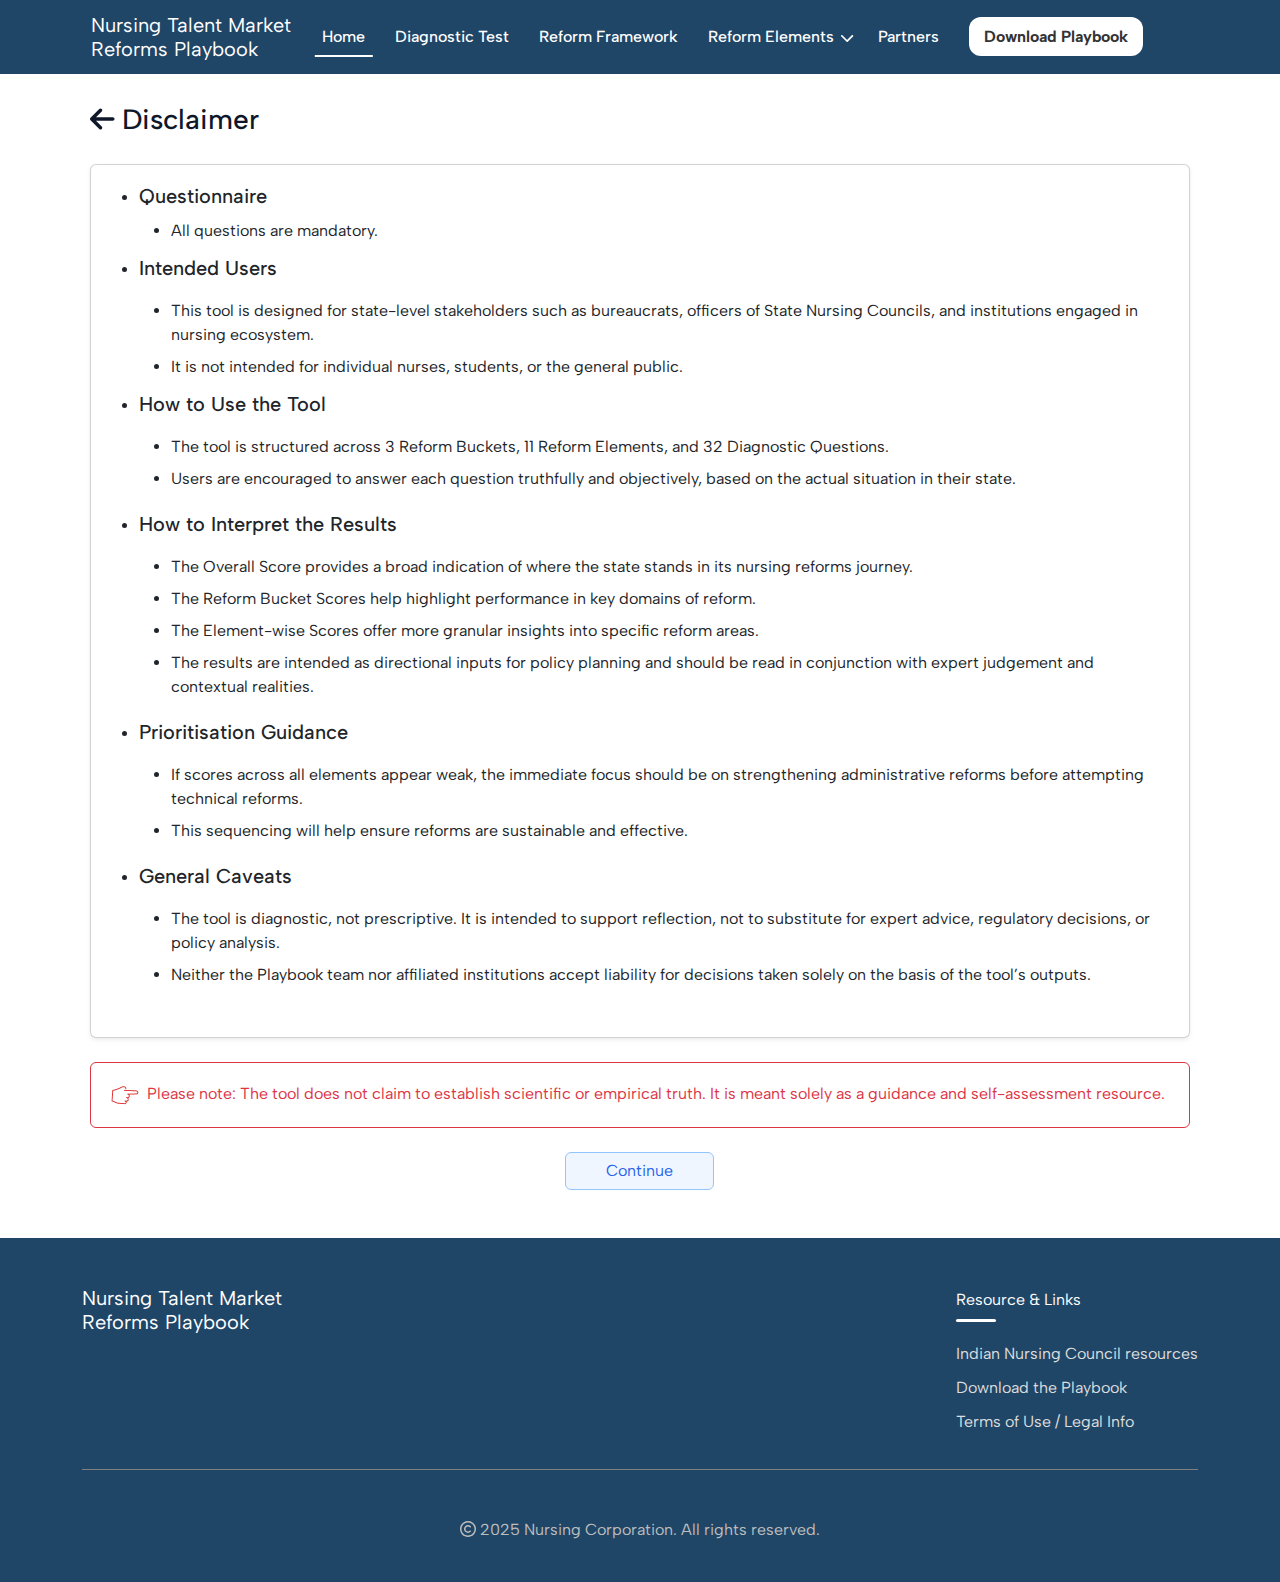
<file: Questionnaire.html>
<!DOCTYPE html>
<html lang="en">

<head>
    <meta charset="UTF-8">
    <meta name="viewport" content="width=device-width, initial-scale=1.0">
    <link rel="icon" type="image/x-icon" href="./assets/images/favicon.ico">
    <!-- CSS  -->
    <link href="./assets/css/bootstrap.min.css" rel="stylesheet">
    <link href="./assets/css/styles_ntmr_playbook.css" rel="stylesheet">
    <link rel="stylesheet" href="assets/css/bootstrap-icons.css">
    <link rel="stylesheet" href="assets/css/all.min.css">
    <link rel="stylesheet" href="assets/css/aos.css">

    <!-- SCRIPTS  -->
    <script type="text/javascript" src="./assets/js/jquery.min.js"></script>
    <script type="text/javascript" src="./assets/js/bootstrap.bundle.min.js"></script>
    <script type="text/javascript" src="assets/js/all.min.js"></script>
    <script type="text/javascript" src="assets/js/aos.js"></script>

    <title>NTMR Playbook HOME</title>
</head>

<body>
    <a id="button"></a>
    <div class="container-fluid">
        <div class="row" style="background-color: #204667;">
            <div class="col-sm-12 p-0">
                <div class="ntmr_container">
                    <div class="row">
                        <div class="col-sm-12">
                            <nav class="navbar navbar-expand-lg navbar-dark">

                                <div class="container-fluid">
                                    <a class="navbar-brand" href="javascript:void(0)" style="line-height: 1.2;">
                                        Nursing Talent Market <br>
                                        Reforms Playbook
                                    </a>
                                    <button class="navbar-toggler border-0" type="button" data-bs-toggle="collapse"
                                        data-bs-target="#mynavbar">
                                        <!-- <span class="navbar-toggler-icon"></span> -->
                                        <img style="width: 25px;" src="./assets/images/Menu.png">
                                    </button>
                                    <div class="collapse navbar-collapse" id="mynavbar">
                                        <ul class="navbar-nav me-auto">
                                            <li class="nav-item">
                                                <a class="nav-link active" href="index.html">Home</a>
                                            </li>
                                            <li class="nav-item">
                                                <a class="nav-link" href="DiagnosticTest.html">Diagnostic Test</a>
                                            </li>
                                            <li class="nav-item">
                                                <a class="nav-link" href="ReformFramework.html">Reform Framework</a>
                                            </li>
                                            <li class="nav-item dropdown">
                                                <a class="nav-link dropdown-toggle" href="#" role="button"
                                                    data-bs-toggle="dropdown">Reform Elements
                                                    <span class="arrow"></span> </a>
                                                <ul class="dropdown-menu">
                                                    <li><a class="dropdown-item"
                                                            href=" CentralisedAdmissions.html">Centralised
                                                            Admissions</a></li>
                                                    <li><a class="dropdown-item" href="Awareness.html">Awareness</a>
                                                    </li>
                                                    <li><a class="dropdown-item" href="Examination.html">Examination</a>
                                                    </li>
                                                    <li><a class="dropdown-item"
                                                            href="Registrationrenewal.html">Registration and Renewal</a>
                                                    </li>
                                                    <li><a class="dropdown-item"
                                                            href="GrievanceRedressal.html">Grievance Redressal</a></li>
                                                    <li><a class="dropdown-item" href="InstituteRatings.html">Institute
                                                            Ratings</a></li>
                                                    <li><a class="dropdown-item"
                                                            href="InstituteMentoring.html">Institute Mentoring</a></li>
                                                    <li><a class="dropdown-item"
                                                            href="Competencycertification.html">Competency
                                                            Certification</a></li>
                                                    <li><a class="dropdown-item"
                                                            href="ContinuedNursingeducation.html">Continued Nursing
                                                            Education</a></li>
                                                    <li><a class="dropdown-item"
                                                            href="IntegratedDigitalPlatform.html">Integrated Digital
                                                            Platform</a></li>
                                                </ul>
                                            </li>
                                            <li class="nav-item">
                                                <a class="nav-link" href="Partners.html">Partners</a>
                                            </li>
                                            <li class="nav-item">
                                                <a class="nav-link" href="DownloadPlaybook.html">
                                                    <span class="plbook-dwn"> Download Playbook</span></a>
                                            </li>
                                        </ul>
                                    </div>
                                </div>
                            </nav>
                        </div>
                    </div>
                </div>
            </div>
        </div>
    </div>
    <div class="container-fluid">
        <div class="row">
            <div class="col-sm-12">
                <div class="ntmr_container">
                    <div class="row">
                        <div class="col-sm-12 py-4">
                            <a class="link" style="font-size: 28px;" href="AssessmentDisclaimer.html">
                                <i class="fa-solid fa-arrow-left pe-2"></i>Disclaimer
                            </a>
                        </div>
                        <div class="col-sm-12">
                            <div class="card shadow-sm mb-4">
                                <div class="card-body">

                                    <ul class="list_unstyled">
                                        <li><span class="abs-medium f_20">Questionnaire</span>
                                            <ul class="inn_list_unstyled" style="list-style: disc;">
                                                <li>All questions are mandatory.
                                                </li>
                                            </ul>
                                        </li>
                                        <li><span class="abs-medium  f_20">Intended Users</span>
                                            <ul class="inn_list_unstyled pt-2" style="list-style: disc;">
                                                <li>This tool is designed for state-level stakeholders such as
                                                    bureaucrats,
                                                    officers of State Nursing Councils, and institutions engaged in
                                                    nursing
                                                    ecosystem.
                                                </li>
                                                <li>It is not intended for individual nurses, students, or the general
                                                    public.
                                                </li>
                                            </ul>
                                        </li>
                                        <li><span class="abs-medium f_20">How to Use the Tool</span>
                                            <ul class="inn_list_unstyled pt-2 pb-2" style="list-style: disc;">
                                                <li>The tool is structured across 3 Reform Buckets, 11 Reform Elements,
                                                    and 32
                                                    Diagnostic Questions.
                                                </li>
                                                <li>Users are encouraged to answer each question truthfully and
                                                    objectively,
                                                    based on the actual situation in their state.
                                                </li>
                                            </ul>
                                        </li>
                                        <li><span class="abs-medium f_20">How to Interpret the Results</span>
                                            <ul class="inn_list_unstyled pt-2 pb-2" style="list-style: disc;">
                                                <li>The Overall Score provides a broad indication of where the state
                                                    stands in
                                                    its nursing reforms journey.
                                                </li>
                                                <li>The Reform Bucket Scores help highlight performance in key domains
                                                    of
                                                    reform.
                                                </li>
                                                <li>The Element-wise Scores offer more granular insights into specific
                                                    reform
                                                    areas.</li>
                                                <li>The results are intended as directional inputs for policy planning
                                                    and
                                                    should be read in conjunction with expert
                                                    judgement and contextual realities.</li>
                                            </ul>
                                        </li>
                                        <li><span class="abs-medium f_20">Prioritisation Guidance</span>
                                            <ul class="inn_list_unstyled pt-2 pb-2" style="list-style: disc;">
                                                <li>If scores across all elements appear weak, the immediate focus
                                                    should be on
                                                    strengthening administrative reforms before
                                                    attempting technical reforms.
                                                </li>
                                                <li>This sequencing will help ensure reforms are sustainable and
                                                    effective.
                                                </li>
                                            </ul>
                                        </li>
                                        <li><span class="abs-medium f_20">General Caveats</span>
                                            <ul class="inn_list_unstyled pt-2 pb-2" style="list-style: disc;">
                                                <li>The tool is diagnostic, not prescriptive. It is intended to support
                                                    reflection, not to substitute for expert advice,
                                                    regulatory decisions, or policy analysis.
                                                </li>
                                                <li>Neither the Playbook team nor affiliated institutions accept
                                                    liability for
                                                    decisions taken solely on the basis of the
                                                    tool’s outputs.
                                                </li>
                                            </ul>
                                        </li>
                                    </ul>
                                </div>
                            </div>
                        </div>

                        <div class="col-sm-12 mb-4">
                            <div class="card border-danger">
                                <div class="card-body text-danger">
                                    <!-- <i class="fa-regular fa-hand-point-right pe-3"></i> -->
                                    <img src="./assets/images/hands.png" class="pe-1" alt="">
                                    Please note: The tool does not claim to establish scientific or empirical truth. It
                                    is meant solely as a guidance and
                                    self-assessment resource.
                                </div>
                            </div>
                            <center class="my-4">
                                <a href="TechnicalReforms.html" class="btn btn_continue">Continue</a>
                            </center>
                        </div>
                    </div>
                </div>
            </div>
        </div>
    </div>










    <!-- FOOTER  -->
    <div class="container-fluid">
        <div class="row" style="background-color: #204667;">
            <div class="col-sm-12 p-0">
                <div class="container">
                    <div class="row pt-5">
                        <div class="col-sm-12">
                            <div class="res_mob d-flex justify-content-between gap-3 align-items-baseline">
                                <div class="">
                                    <h5 class="text-white">Nursing Talent Market <br>
                                        Reforms Playbook</h5>
                                </div>
                                <div class="">
                                    <p class="bb">Resource & Links</p>
                                    <ul class="footer_ul">
                                        <li>
                                            <a href="ndianNursingCouncilresources.html">Indian Nursing Council
                                                resources</a>
                                        </li>
                                        <li>
                                            <a href="DownloadPlaybook.html">Download the Playbook</a>
                                        </li>
                                        <li>
                                            <a href="LegalInfo.html">Terms of Use / Legal Info</a>
                                        </li>
                                    </ul>
                                </div>
                            </div>
                            <center class="pt-5 pb-4">
                                <p class="" style="color: #bdbdbd;"><i class="fa-regular fa-copyright"></i> 2025
                                    Nursing
                                    Corporation. All rights
                                    reserved.</p>
                            </center>
                        </div>
                    </div>
                </div>
            </div>
        </div>
    </div>
</body>
<script type="text/javascript">
    AOS.init({
        duration: 1000
    });
    var btn = $('#button');

    $(window).scroll(function () {
        if ($(window).scrollTop() > 300) {
            btn.addClass('show');
        } else {
            btn.removeClass('show');
        }
    });

    btn.on('click', function (e) {
        e.preventDefault();
        $('html, body').animate({ scrollTop: 0 }, '300');
    });
</script>

</html>
</file>
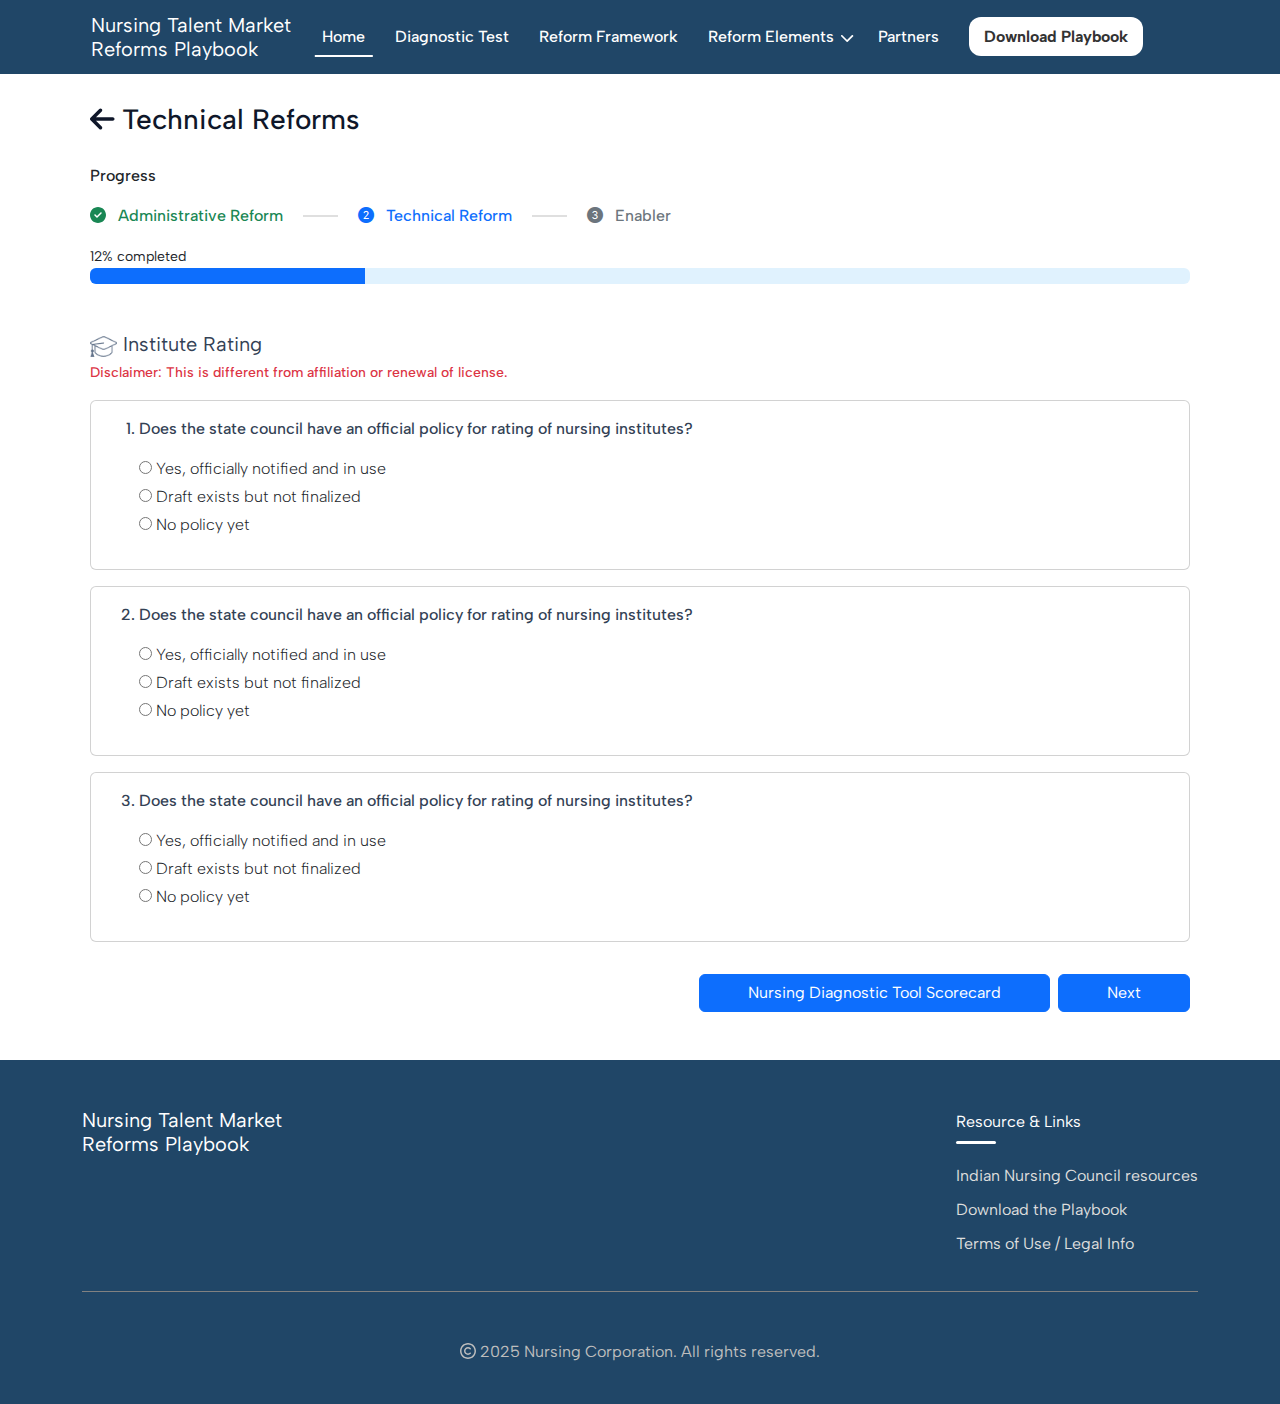
<file: TechnicalReforms.html>
<!DOCTYPE html>
<html lang="en">

<head>
    <meta charset="UTF-8">
    <meta name="viewport" content="width=device-width, initial-scale=1.0">
    <link rel="icon" type="image/x-icon" href="./assets/images/favicon.ico">
    <!-- CSS  -->
    <link href="./assets/css/bootstrap.min.css" rel="stylesheet">
    <link href="./assets/css/styles_ntmr_playbook.css" rel="stylesheet">
    <link rel="stylesheet" href="assets/css/bootstrap-icons.css">
    <link rel="stylesheet" href="assets/css/all.min.css">
    <link rel="stylesheet" href="assets/css/aos.css">

    <!-- SCRIPTS  -->
    <script type="text/javascript" src="./assets/js/jquery.min.js"></script>
    <script type="text/javascript" src="./assets/js/bootstrap.bundle.min.js"></script>
    <script type="text/javascript" src="assets/js/all.min.js"></script>
    <script type="text/javascript" src="assets/js/aos.js"></script>

    <title>NTMR Playbook HOME</title>
</head>

<body>
    <a id="button"></a>
    <div class="container-fluid">
        <div class="row" style="background-color: #204667;">
            <div class="col-sm-12 p-0">
                <div class="ntmr_container">
                    <div class="row">
                        <div class="col-sm-12">
                            <nav class="navbar navbar-expand-lg navbar-dark">

                                <div class="container-fluid">
                                    <a class="navbar-brand" href="javascript:void(0)" style="line-height: 1.2;">
                                        Nursing Talent Market <br>
                                        Reforms Playbook
                                    </a>
                                    <button class="navbar-toggler border-0" type="button" data-bs-toggle="collapse"
                                        data-bs-target="#mynavbar">
                                        <!-- <span class="navbar-toggler-icon"></span> -->
                                        <img style="width: 25px;" src="./assets/images/Menu.png">
                                    </button>
                                    <div class="collapse navbar-collapse" id="mynavbar">
                                        <ul class="navbar-nav me-auto">
                                            <li class="nav-item">
                                                <a class="nav-link active" href="index.html">Home</a>
                                            </li>
                                            <li class="nav-item">
                                                <a class="nav-link" href="DiagnosticTest.html">Diagnostic Test</a>
                                            </li>
                                            <li class="nav-item">
                                                <a class="nav-link" href="ReformFramework.html">Reform Framework</a>
                                            </li>
                                            <li class="nav-item dropdown">
                                                <a class="nav-link dropdown-toggle" href="#" role="button"
                                                    data-bs-toggle="dropdown">Reform Elements
                                                    <span class="arrow"></span> </a>
                                                <ul class="dropdown-menu">
                                                    <li><a class="dropdown-item"
                                                            href=" CentralisedAdmissions.html">Centralised
                                                            Admissions</a></li>
                                                    <li><a class="dropdown-item" href="Awareness.html">Awareness</a>
                                                    </li>
                                                    <li><a class="dropdown-item" href="Examination.html">Examination</a>
                                                    </li>
                                                    <li><a class="dropdown-item"
                                                            href="Registrationrenewal.html">Registration and Renewal</a>
                                                    </li>
                                                    <li><a class="dropdown-item"
                                                            href="GrievanceRedressal.html">Grievance Redressal</a></li>
                                                    <li><a class="dropdown-item" href="InstituteRatings.html">Institute
                                                            Ratings</a></li>
                                                    <li><a class="dropdown-item"
                                                            href="InstituteMentoring.html">Institute Mentoring</a></li>
                                                    <li><a class="dropdown-item"
                                                            href="Competencycertification.html">Competency
                                                            Certification</a></li>
                                                    <li><a class="dropdown-item"
                                                            href="ContinuedNursingeducation.html">Continued Nursing
                                                            Education</a></li>
                                                    <li><a class="dropdown-item"
                                                            href="IntegratedDigitalPlatform.html">Integrated Digital
                                                            Platform</a></li>
                                                </ul>
                                            </li>
                                            <li class="nav-item">
                                                <a class="nav-link" href="Partners.html">Partners</a>
                                            </li>
                                            <li class="nav-item">
                                                <a class="nav-link" href="DownloadPlaybook.html">
                                                    <span class="plbook-dwn"> Download Playbook</span></a>
                                            </li>
                                        </ul>
                                    </div>
                                </div>
                            </nav>
                        </div>
                    </div>
                </div>
            </div>
        </div>
    </div>
    <div class="container-fluid">
        <div class="row">
            <div class="col-sm-12">
                <div class="ntmr_container">
                    <div class="row">
                        <div class="col-sm-12 py-4">
                            <a class="link" style="font-size: 28px;" href="AssessmentDisclaimer.html">
                                <i class="fa-solid fa-arrow-left pe-2"></i><span>Technical
                                    Reforms</span>
                            </a>
                        </div>
                        <div class="col-sm-12">
                            <p class="abs-medium">Progress</p>
                        </div>
                        <div class="col-sm-12">
                            <div class="d_flx">
                                <div class="text-success abs-medium">
                                    <i class="fa-solid fa-circle-check pe-2"></i> Administrative Reform
                                </div>
                                <div class="lines"></div>
                                <div class="text-primary abs-medium">
                                    <i class="bi bi-2-circle-fill pe-2"></i> Technical Reform
                                </div>
                                <div class="lines"></div>
                                <div class="text-secondary abs-medium">
                                    <i class="bi bi-3-circle-fill pe-2"></i> Enabler
                                </div>
                            </div>
                        </div>
                        <div class="col-sm-12">
                            <div class="pt-3 pb-5">
                                <small>12% completed</small>
                                <div class="progress bg-info-subtle">
                                    <div class="progress-bar w-25"></div>
                                </div>
                            </div>
                        </div>
                        <div class="col-sm-12">
                            <div class="d_flx">
                                <h5 class="mb-0 card_sm_fcolor">
                                    <img src="./assets//images/graduation-cap.png" alt="" style="height: 27px;">
                                    Institute
                                    Rating
                                </h5>
                            </div>
                            <small class="text-danger abs-medium">Disclaimer: This is different from affiliation or
                                renewal of
                                license.</small>
                        </div>
                        <div class="col-sm-12 pt-3">
                            <div class="card mb-3">
                                <div class="card-body">
                                    <ol>
                                        <li class="abs-medium card_sm_fcolor">Does the state council have an official
                                            policy for rating
                                            of nursing
                                            institutes?</li>
                                    </ol>
                                    <ul style="list-style: none;">
                                        <li class="mb-1">
                                            <input type="radio" name="q-1" id="q-1">
                                            <label for="q-1" class="abs-light">Yes, officially notified and in
                                                use</label>
                                        </li>
                                        <li class="mb-1">
                                            <input type="radio" name="q-1" id="q-2">
                                            <label for="q-2" class="abs-light">Draft exists but not finalized</label>
                                        </li>
                                        <li class="mb-1">
                                            <input type="radio" name="q-1" id="q-3">
                                            <label for="q-3" class="abs-light">No policy yet</label>
                                        </li>
                                    </ul>
                                </div>
                            </div>
                            <div class="card mb-3">
                                <div class="card-body">
                                    <ol start="2">
                                        <li class="abs-medium card_sm_fcolor">Does the state council have an official
                                            policy for rating of nursing
                                            institutes?</li>
                                    </ol>
                                    <ul style="list-style: none;">
                                        <li class="mb-1">
                                            <input type="radio" name="q-2" id="q-1">
                                            <label for="q-1" class="abs-light">Yes, officially notified and in
                                                use</label>
                                        </li>
                                        <li class="mb-1">
                                            <input type="radio" name="q-2" id="q-2">
                                            <label for="q-2" class="abs-light">Draft exists but not finalized</label>
                                        </li>
                                        <li class="mb-1">
                                            <input type="radio" name="q-2" id="q-3">
                                            <label for="q-3" class="abs-light">No policy yet</label>
                                        </li>
                                    </ul>
                                </div>
                            </div>
                            <div class="card mb-3">
                                <div class="card-body">
                                    <ol start="3">
                                        <li class="abs-medium card_sm_fcolor">Does the state council have an official
                                            policy for rating of nursing
                                            institutes?</li>
                                    </ol>
                                    <ul style="list-style: none;">
                                        <li class="mb-1">
                                            <input type="radio" name="q-3" id="q-1">
                                            <label for="q-1" class="abs-light">Yes, officially notified and in
                                                use</label>
                                        </li>
                                        <li class="mb-1">
                                            <input type="radio" name="q-3" id="q-2">
                                            <label for="q-2" class="abs-light">Draft exists but not finalized</label>
                                        </li>
                                        <li class="mb-1">
                                            <input type="radio" name="q-3" id="q-3">
                                            <label for="q-3" class="abs-light">No policy yet</label>
                                        </li>
                                    </ul>
                                </div>
                            </div>
                        </div>
                        <div class="col-sm-12 pb-5 pt-3">
                            <a href="" class="btn btn-primary float-end px-5 ms-2" data-bs-toggle="modal"
                                data-bs-target="#exampleModal">Next</a>

                            <a href="NursingDiagnosticToolScorecard.html" class="btn btn-primary float-end px-5">Nursing
                                Diagnostic Tool
                                Scorecard</a>
                            <!-- Modal -->
                            <div class="modal fade" id="exampleModal" tabindex="-1" aria-labelledby="exampleModalLabel"
                                aria-hidden="true">
                                <div class="modal-dialog modal-dialog-centered modal-sm">
                                    <div class="modal-content">
                                        <div class="modal-body">
                                            <div class="d-flex justify-content-around align-content-center g-2">
                                                <i class="fa-solid fa-circle-check pe-2 text-success"></i>
                                                <div class="">
                                                    <p class="mb-0">Congratulations!</p>
                                                    <small class="text-muted">
                                                        You’ve successfully completed the assessment. Your diagnostic
                                                        score is loading, kindly give us a minute.
                                                    </small>
                                                </div>
                                                <div class="">
                                                    <button type="button" class="btn-close" data-bs-dismiss="modal"
                                                        aria-label="Close"></button>
                                                </div>
                                            </div>
                                        </div>
                                        <!-- <div class="modal-footer">
                                            <button type="button" class="btn btn-secondary"
                                                data-bs-dismiss="modal">Close</button>
                                            <button type="button" class="btn btn-primary">Save changes</button>
                                        </div> -->
                                    </div>
                                </div>
                            </div>

                        </div>
                    </div>
                </div>
            </div>









            <!-- FOOTER  -->
            <div class="container-fluid">
                <div class="row" style="background-color: #204667;">
                    <div class="col-sm-12 p-0">
                        <div class="container">
                            <div class="row pt-5">
                                <div class="col-sm-12">
                                    <div class="res_mob d-flex justify-content-between gap-3 align-items-baseline">
                                        <div class="">
                                            <h5 class="text-white">Nursing Talent Market <br>
                                                Reforms Playbook</h5>
                                        </div>
                                        <div class="">
                                            <p class="bb">Resource & Links</p>
                                            <ul class="footer_ul">
                                                <li>
                                                    <a href="ndianNursingCouncilresources.html">Indian Nursing
                                                        Council
                                                        resources</a>
                                                </li>
                                                <li>
                                                    <a href="DownloadPlaybook.html">Download the Playbook</a>
                                                </li>
                                                <li>
                                                    <a href="LegalInfo.html">Terms of Use / Legal Info</a>
                                                </li>
                                            </ul>
                                        </div>
                                    </div>
                                    <center class="pt-5 pb-4">
                                        <p class="" style="color: #bdbdbd;"><i class="fa-regular fa-copyright"></i>
                                            2025
                                            Nursing
                                            Corporation. All rights
                                            reserved.</p>
                                    </center>
                                </div>
                            </div>
                        </div>
                    </div>
                </div>
            </div>
</body>
<script type="text/javascript">
    AOS.init({
        duration: 1000
    });
    var btn = $('#button');

    $(window).scroll(function () {
        if ($(window).scrollTop() > 300) {
            btn.addClass('show');
        } else {
            btn.removeClass('show');
        }
    });

    btn.on('click', function (e) {
        e.preventDefault();
        $('html, body').animate({ scrollTop: 0 }, '300');
    });
</script>

</html>
</file>
<file: assets/css/styles_ntmr_playbook.css>
@font-face {
  font-family: AlbertSans-Regular;
  src: url(../fonts/AlbertSans-Regular.ttf);
}
@font-face {
  font-family: AlbertSans-Medium;
  src: url(../fonts/AlbertSans-Medium.ttf);
}
@font-face {
  font-family: AlbertSans-Light;
  src: url(../fonts/AlbertSans-Light.ttf);
}
@font-face {
  font-family: AlbertSans-Bold;
  src: url(../fonts/AlbertSans-Bold.ttf);
}

@font-face {
  font-family: AlbertSans-SemiBold;
  src: url(../fonts/AlbertSans-SemiBold.ttf);
}
/* scrollbar */
::-webkit-scrollbar {
  width: 5px;
  height: 5px;
}

::-webkit-scrollbar-track {
  -webkit-box-shadow: inset 0 0 6px #204667;
  -webkit-border-radius: 10px;
  border-radius: 10px;
}

::-webkit-scrollbar-thumb {
  -webkit-border-radius: 10px;
  border-radius: 10px;
  background: #204667;
  -webkit-box-shadow: inset 0 0 6px #204667;
}

::-webkit-scrollbar-thumb:window-inactive {
  background: #204667;
}
/* BACK TO TOP CSS  */
#button {
    display: inline-block;
    background-color: #f97316;
    width: 50px;
    height: 50px;
    text-align: center;
    border-radius: 4px;
    position: fixed;
    bottom: 30px;
    right: 30px;
    transition: background-color .3s, opacity .5s, visibility .5s;
    opacity: 0;
    visibility: hidden;
    z-index: 1000;
    text-decoration: none;
}
#button::after {
  content: "\f077";
  font-family: FontAwesome;
  font-weight: normal;
  font-style: normal;
  font-size: 2em;
  line-height: 50px;
  color: #fff;
}
#button:hover {
  cursor: pointer;
  background-color: #333;
}
#button:active {
  background-color: #555;
}
#button.show {
  opacity: 1;
  visibility: visible;
}
html, .html{
    font-family: AlbertSans-Regular, AlbertSans-Light;
}
body, .body{
    font-family: AlbertSans-Regular, AlbertSans-Light;
}

.abs-regular{font-family: AlbertSans-Regular}
.abs-medium{font-family: AlbertSans-Medium}
.abs-light{font-family: AlbertSans-Light}
.abs-bold{font-family: AlbertSans-Bold}
.abs-SemiBold{font-family: AlbertSans-SemiBold;}

/* MENU CSS  */
.dropdown-toggle::after {
    display: inline-block;
    margin-left: .255em;
    vertical-align: .255em;
    content: "";
    border-top: .0em solid;
    border-right: .0em solid transparent;
    border-bottom: 0;
    border-left: .0em solid transparent;
}
.dropdown-toggle .arrow{
background-image: url(../images/arr.png);
    background-repeat: no-repeat;
    width: 14px;
    height: 15px;
    float: right;
    position: relative;
    top: 10px;
    right: -7px;
    transition: 0.6s;
}
.dropdown-toggle.show .arrow{
    background-image: url(../images/arr.png);
    background-repeat: no-repeat;
    width: 14px;
    height: 15px;
    float: right;
    position: relative;
    top: 2px;
    right: -7px;
    transform: rotate(180deg);    
    transition: 0.6s;
}

/* .dropdown-toggle .arrow {
    width: 13px;
    height: 13px;
    display: inline-block;
    position: relative;
    bottom: -5px;
    left: 0px;
    transition: 0.4s ease;
    margin-top: 5px;
    text-align: left;
    transform: rotate(45deg);
    float: right;
}
.dropdown-toggle.show .arrow {
    margin-top: -0px;
}
.dropdown-toggle .arrow:before, .arrow:after{
    position: absolute;
    content: "";
    display: inline-block;
    width: 9px;
    height: 2px;
    background-color: #fff;
    transition: 0.4s ease;
}
.dropdown-toggle .arrow:after {
    position: absolute;
    transform: rotate(90deg);
    top: -3px;
    left: 3px;
}
.dropdown-toggle.show .arrow:before {
    transform: translate(7px, 0);
}
.dropdown-toggle.show .arrow:after {
    transform: rotate(90deg) translate(7px, 0);
} */
.nav-link{
  color: #ffffff;
  font-family: AlbertSans-Medium
}
.plbook-dwn{
    background-color: #fff;
    border-radius: 12px;
    color: #333;
    padding: 10px 25px !important;
    font-family: AlbertSans-Bold !important;
}
.nav-link.active{
  position: relative;
}
.nav-link {
    position: relative;
}
.nav-link.active::after{
    position: absolute;
    content: "";
    width: 80%;
    height: 2px;
    left: 50%;
    transform: translate(-50%);
    bottom: 0px;
    background-color: #ffffff;
    transition: width 0.3s ease;
}
.nav-link::after {
    content: "";
    position: absolute;
    width: 0%;
    height: 2px;
    left: 50%;
    bottom: 0;
    background-color: #ffffff;
    transform: translateX(-50%);
    transition: width 0.3s ease;
}
.nav-link:hover::after {
    width: 80%;
}
.nav-link:nth-last-child(1):hover::after {
    width: 80%;
}
.nav-item:nth-last-child(1) .nav-link:hover::after{
 width: 0%;
}
.p-lr {
    padding-left: 30px;
    padding-right: 30px;
}
.arrow_down {
    position: absolute;
    bottom: 30px;
    left: 50%;
    transform: translate(-50%);
}
@media (min-width: 576px) {

    .nav-link {
        padding-right: 15px !important;
        padding-left: 15px !important;
    }
}
.ntmr_container{
width: 90%;
margin: auto;
padding: 0px 15px;
}
@media (min-width: 993px) and (max-width:1200px) {
  .ntmr_container{
    width: 95%;
  }
 .nav-link {
        font-size: 13px;
    }
}
.plbook-dwn{
    background-color: #fff;
    border-radius: 12px;
    color: #333;
    padding: 10px 15px !important;
    font-family: AlbertSans-Bold !important;
}
@media (max-width: 992px) {
  .ntmr_container{
    width: 100%;
  }
  .nav-link.active::after {
    width: 100%;
}
.navbar-nav .dropdown-menu {
    position: static;
    background-color: rgba(0,0,0,0.1);
    border: 0px solid;
}
.dropdown-item{
  color: #ffffff;
}
.nav-link:hover::after {
    width: 100%;
}
}
/* BANNER CSS  */
.bann_img_sty {
    height: auto;
    object-fit: fill;
}
.banner_content {
    position: absolute;
    width: 100%;
    height: 100%;
    background-color: #7070702b;
    top: 0;
    display: flex;
    justify-content: center;
    align-items: center;
    flex-direction: column;
}
.btn-warning {
    background-color: #F97316;
    border-color: #F97316;
    color: #fff;
}
.banner_btn {
    justify-content: center;
    display: flex;
    flex-direction: row;
    gap: 15px;
    align-items: center;
    width: 100%;
}
a.link {
    text-decoration: none;
    color: #0F172A;
    font-family: AlbertSans-Medium;
}
.lines{
    font-size: 32px;
    color: #deeffb;
    font-weight: 300;
    line-height: 0;
}
.line-height-15 {
    line-height: 1.5;
}
.new_text-center{
  text-align: center;
}
.d_flx{
  display: flex;
  justify-content: space-start;
  gap: 20px;
  align-items: center;
  flex-wrap: wrap;
}
.lines{
  width: 35px;
    border-bottom: 2px solid #dfdfdf;
}
.bg-info-subtle {
    background-color: #E0F2FE !important;
}
@media (max-width: 768px) {
  .new_text-center{
  text-align: left;
}
  .nav-link:nth-last-child(1):hover::after {
    width: 100%;
}
  .lines{
    display: none;
  }
  .m-font-size{font-size: 16px;}
  .btn{
    border-radius: 25px;
  }
    .p-lr {
    padding-left: 20px;
    padding-right: 20px;
}
    .bann_img_sty {
    height: 450px;
    object-fit: cover;
}
.banner_btn {
    flex-direction: column;
}
}
@media (max-width:576px){
  .m-upd{
    justify-content: flex-start;
        align-items: baseline;
  }
  .btn_w-100{
    width: 90%;
  }
}
/* START YOUR ASS  */
.p-color{
  color: #64748B;
}
.dash-bottom, .dash-left{
   position: relative;
}
.dash-bottom::after{
position: absolute;
    content: "";
    width: calc(100% - 24px);
    height: 2px;
    bottom: -13px;
    border-top: 2px dashed #ddd;
}
.plus_icon{
      background-image: url(../images/plus-104.png) !important;
    width: 30px;
    height: 30px;
    background-color: #f9f9f9;
    border-radius: 50px;
    display: flex;
    justify-content: center;
    align-items: center;
    background-position: center;
    background-size: 15px;
    border: 1px solid #eee;
    padding: 5px;
    background-repeat: no-repeat;
    border: 1px solid #eee;
}
.dash-left::before{
    position: absolute;
    content: "";
    width: 2px;
    height: calc(100% + 10px);
    bottom: 0px;
    border-left: 2px dashed #ddd;
    left: 0px;
    top: 0px;
}
.h-35{
  height: 35px;
}
.card_sm_fcolor{
  color: #334155;
}
.card_sty{
  transition: 0.3s;
      height: 100%;
      cursor: auto;
}
.card_sty:hover{
  transition: 0.3s;
  background-color: #FFEDD5;
  scale: 1.035;
}
.pnt_ul {
    list-style: none;
    padding: 0px;
    margin: 0px;
    width: 100%;
}
.pnt_ul li{
    margin: 15px 0px;
    width: calc(100% / 3);
    float: left;
    height: 65px;
    display: flex;
    justify-content: flex-start;
    gap: 15px;
    align-items: center;
    position: relative;
}
.pnt_ul li img{
  height: 80%;
}
.pnt_ul li::after{
    position: absolute;
    content: "";
    width: 1px;
    height: 80%;
    background-color: #e9e9e9;
    right: 20%;
    top: 50%;
    transform: translate(-50%, -50%);
}
.res_mob {
    border-bottom: 1px solid #818181;
    padding-bottom: 30px;
}
@media (max-width: 992px){
 .pnt_ul li::after{
    right: 10px;
}
}
@media (max-width: 768px){
  .c_height{
    height: 300px;
  }
  .pnt_ul li{
    height: 45px;
    margin: 5px 0px;
}
  .pnt_ul li img{
  height: 40px;
}
  .pnt_ul li{
    width: calc(100% / 2);
            justify-content: center;
}
 .pnt_ul li::after{
    right: 10px;
}
.dash-bottom::after{
    border-top: 2px dashed transparent;
}

.dash-left::before{
    border-left: 2px dashed transparent;
}
}
@media (max-width: 576px) {
  .pnt_ul li{
    width: calc(100% / 1);
            justify-content: center;
}
}
/* FOOTER  CSS*/
.bb{
  position: relative;
  color: #ffffff;
  margin-bottom: 25px;
}
.bb::after{
    position: absolute;
    content: "";
    width: 40px;
    height: 3px;
    background-color: #ffffff;
    bottom: -10px;
    left: 0px;
    border-radius: 25px;
}
.footer_ul{
  list-style: none;
  padding: 0px;
  margin: 0px;
}
.footer_ul li{
  width: 100%;
  padding: 0px;
}
.footer_ul li a{
    width: 100%;
    padding: 5px 0px;
    text-decoration: none;
    color: #dddddd;
    float: left;
    transition:0.3s;
}
.footer_ul li a:hover{
  color: #fff;
  transition: 0.3s;
  text-decoration: underline;
}
@media (max-width: 576px) {
  .res_mob{
        flex-direction: column;
  }
}
/* BUTTONN ANIMATIONS  */
.custom-btn {
    padding: 10px 25px;
    background: transparent;
    transition: all 0.3s ease;
    position: relative;
    display: inline-block;
    box-shadow: inset 2px 2px 2px 0px rgba(255, 255, 255, .5), 7px 7px 20px 0px rgba(0, 0, 0, .1), 4px 4px 5px 0px rgba(0, 0, 0, .1);
    outline: none;
}
.btn-13 {
  /* background-color: #89d8d3;
background-image: linear-gradient(315deg, #89d8d3 0%, #03c8a8 74%); */
  border: none;
  z-index: 1;
}
.btn-13:after {
  position: absolute;
  content: "";
  width: 100%;
  height: 0;
  bottom: 0;
  left: 0;
  z-index: -1;
  border-radius: 5px;
   background-color: #3535351e;
background-image: linear-gradient(315deg, #3535351e 0%, #3535351e 74%);
  box-shadow:
   -7px -7px 20px 0px #fff9,
   -4px -4px 5px 0px #fff9,
   7px 7px 20px 0px #0002,
   4px 4px 5px 0px #0001;
  transition: all 0.3s ease;
}
.btn-13:hover {
  color: #fff;
}
.btn-13:hover:after {
  top: 0;
  height: 100%;
}
.btn-13:active {
  top: 2px;
}


/* INNER PAGES CSS START  */

/* .inst_rating {
    list-style: none;
    padding: 20px 0px;
    margin: 0px;
    width: 100%;
    display: flex;
    line-height: 1;
    justify-content: flex-start;
    align-items: center;
    height: 100%;
    gap: 5px;
    border-bottom: 2px solid #ddd;
}
.inst_rating li{
    padding: 0px;
    margin: 0px;
    width: auto;
    height: 100%;
    display: flex;
}
.inst_rating li a{
    padding: 10px 12px;
    margin: 0px;
    text-decoration: none;
    color: #334155;
    display: flex;
    align-items: center;
    transition: 0.3s;
    text-align: center;
}
.inst_rating li a:hover{
    background-color: wheat;
    color: #334155;
    transition: 0.3s;
    border-radius: 6px;
}
.inst_rating li a.active{
    background-color: #F97316;
    color: #ffffff;
    border-radius: 6px;
} */

.inst_rating {
    list-style: none;
    padding: 20px 0;
    margin: 0;
    width: 100%;
    display: flex;    
    line-height: 1;
    justify-content: flex-start;
    align-items: center;
    gap: 5px;
    border-bottom: 2px solid #ddd;
}

.inst_rating li {
    padding: 0;
    margin: 0;
    width: auto;
    height: 100%;
    display: flex;
}

.inst_rating li a {
    padding: 10px 12px;
    margin: 0;
    text-decoration: none;
    color: #334155;
    display: flex;
    align-items: center;
    transition: 0.3s ease;
    text-align: center;
    border-radius: 6px;
}

.inst_rating li a:hover {
    background-color: wheat;
    color: #334155;
}

.inst_rating li a.active {
    background-color: #F97316;
    color: #fff;
}
.tabs_name{
  display: none;
}
/* ------------------------------
   🔥 Responsive Design
--------------------------------*/
@media (min-width:769px) and (max-width:1090px){
  .inst_rating {
    flex-wrap: wrap;
  }
}
/* Tablets */
@media (max-width: 768px) {
  .hide_768{
    display: none;
  }
  .pg_height{
    height: 300px;
  }
  .tabs_name{
  display: block;
}
    .inst_rating {
        padding: 15px 0;
        gap: 8px;
        flex-direction: column;
        justify-content: flex-start;
        align-items: baseline;
    }

    .inst_rating li a {
        padding: 8px 10px;
        font-size: 14px;
    }
}

/* Mobile */


.inn_ul{
  list-style-image: url(../images/hand_icon.png);
}
.pos_r-13{
  position: relative;
    top: -13px;
}

ul.sideTab{
  list-style: none;
  margin: 0px;
  padding: 0px;
  height: auto;
}
ul.sideTab li{
  padding: 0px;
  height: auto;
}
ul.sideTab li:hover .accordion-button{
  color: #2563EB !important;
}
ul.sideTab li .accordion-button{
    padding: 10px 15px;
    border-radius: 6px;
    color: #2563EB !important;
    font-family: AlbertSans-Medium;
    border-bottom: 0px solid #dee2e6 !important;
    /* margin-bottom: 10px !important; */
    background-color: #EFF6FF !important;
}

ul.sideTab li .accordion-button.collapsed{
  color: #333333 !important;  
    font-family: AlbertSans-Medium;
    background-color: transparent !important;
    border-bottom: 1px solid #dee2e6 ;
        padding: 10px 15px;
}

 ul.sideTab li .accordion-button::after {
  background-image: none !important;
    width: 0px;
    height: 0px;
        }

       ul.sideTab li .accordion-button:not(.collapsed)::after {
            transform: rotate(-135deg) !important;
        }
.accordion-button:not(.collapsed) {
    color: #333;
    background-color: #F1F5F9;
}
.accordion-button {
    padding: 10px 15px;
}
#accordionExample .accordion-button{
      background-color: #F1F5F9;
    border: 0px solid !important;
    margin-bottom: 15px;
}
.accordion-item {
    color: var(--bs-accordion-color);
    border: 0px solid;
    border-radius: 6px;
}
#accordion_inn button.accordion-button {
    background-color: transparent;
    padding-top: 0px;
    padding-bottom: 0;
    padding-left: 0px;
    box-shadow: none;
}
.top_4{
  top: 4px;
}

#accordion_inn_thired button.collapsed, #accordion_inn_components_2 button.collapsed, #accordion_inn_components_3 button.collapsed, #accordion_inn_components_4 button.collapsed, #accordion_inn_components_5 button.collapsed, #accordion_inn_components_6 button.collapsed, #accordion_inn_components_7 button.collapsed, #accordion_inn_components_8 button.collapsed, #accordion_inn_components_9 button.collapsed, #accordion_inn_components_10 button.collapsed, #accordion_inn_components_11 button.collapsed
 {
    background-color: #f1f5f9;
}

.btn.btn_continue {
    background-color: #EFF6FF;
    border: 1px solid #93C5FD;
    color: #2563EB;
    padding-left: 40px;
    padding-right: 40px;
}
.btn.btn_continue:hover {
    background-color: #dde7f5;
    color: #2563EB;
}

@media (min-width:991px) and (max-width:1271px){
  .ntmr_container {
    width: 100%;
}
    .nav-link {
        padding-right: 12px !important;
        padding-left: 12px !important;
    }
}

/* Nursing Diagnostic Tool Scorecard CSS */
.ndts_pcolor{
  color: #0f5296;
}
.page_title {
    float: left;
    width: 100%;
    height: auto;
    background-color: #0f5296;
    color: #fff;
    padding: 5px 15px;
    text-align: center;
    font-size: 36px;
    font-weight: 600;
    font-family: AlbertSans-SemiBold;
}
.ndts_card .ndts_cardheder{
  background-color: #0f5296;
  color: #fff;  
    text-align: center;
    font-size: 28px;
    font-weight: 600;
    font-family: AlbertSans-SemiBold;
    border-color: #0f5296;
}
.big_size{
  font-weight: bold;
    color: #ff9f43;    
    font-family: AlbertSans-SemiBold;
    font-size: 50px;
}
.med_size {
    font-size: 24px;
    position: relative;
    top: 8px;
    font-family: AlbertSans-SemiBold;    
    color: #ff9f43; 
}
.smbig_size{
  font-weight: bold;
    color: #ff9f43;    
    font-family: AlbertSans-SemiBold;
    font-size: 32px;
}
.smmed_size {
    font-size: 22px;
    position: relative;
    top: 3px;
    font-family: AlbertSans-SemiBold;    
    color: #ff9f43; 
}
.smbig_size_low{
  font-weight: bold;
    color: #e74c3c;    
    font-family: AlbertSans-SemiBold;
    font-size: 32px;
}
.smmed_size_low {
    font-size: 22px;
    position: relative;
    top: 3px;
    font-family: AlbertSans-SemiBold;    
    color: #e74c3c; 
}
.reform_score {
    list-style: none;
    padding: 0px;
    margin: 0px;
    width: 100%;
    height: auto;
}
.reform_score li {
    padding-left: 15px;
    margin: 0px;
    width: 100%;
    height: auto;
    display: flex;
    justify-content: space-between;
    gap: 12px;
    flex-wrap: wrap;
    font-family: AlbertSans-SemiBold; 
    color: #0f5296; 
    border-bottom: 1px solid #ccc;   
}
.dashed {
    position: relative;
}
.dashed::after {
    position: absolute;
    content: "";
    width: 2px;
    height: 100%;
    border-left: 2px dashed #ddd;
    right: 0;
    top: 0;
}
.cont{
  display: flex;
  justify-content: start;
  align-items: center;
}
.score_average_org {
    background: #ff9f43;
    color: #333;
    padding: 15px;
    width: 70px;
    text-align: center;
}
.score_weak {
    background: #e74c3c;
    color: white;
    padding: 15px;
    width: 70px;
    text-align: center;
}
.score_strong {
    background: #27ae60;
    color: white;
    padding: 15px;
    width: 70px;
    text-align: center;
}
.high_sc{
  width: 20px;
  height: 20px;
  background-color: #27ae60;
  float: left;
}
.average_sc{
  width: 20px;
  height: 20px;
  background-color: #ff9f43;
  float: left;
}
.week_sc{
  width: 20px;
  height: 20px;
  background-color: #e74c3c;
  float: left;
}

.f_20{
  font-size: 20px;
}

.list_unstyled li{
  padding-bottom: 10px;
}

.inn_list_unstyled li{
  padding-top: 8px;
  padding-bottom: 0px;
}
.img_sty{
      height: 27px;
    position: relative;
    top: -4px;
}

.log_bg{
  background: url(../images/login_bg.png);
  height: 100vh;
    background-position: center;
    background-attachment: fixed;
    background-repeat: no-repeat;
    background-size: cover;
    background-blend-mode: soft-light;
}
</file>
